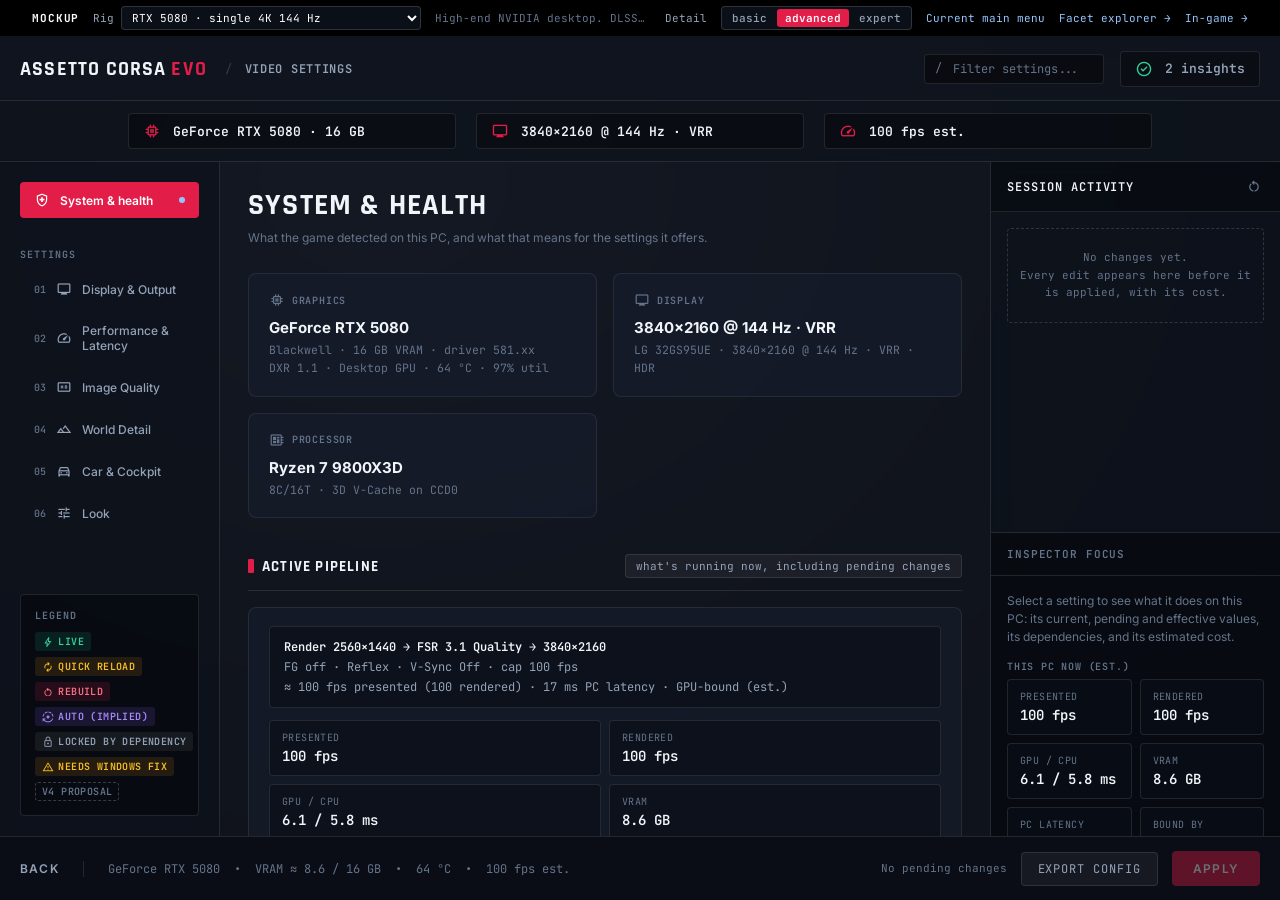
<file: ai-slop/main-menu.html>
<!doctype html>
<html lang="en">
<head>
<meta charset="utf-8">
<meta name="viewport" content="width=device-width, initial-scale=1">
<title>Video Settings — Motorsport</title>
<link rel="icon" href="data:,">
<link rel="preconnect" href="https://fonts.googleapis.com">
<link rel="preconnect" href="https://fonts.gstatic.com" crossorigin>
<link href="https://fonts.googleapis.com/css2?family=Inter:wght@400;500;600;700&family=JetBrains+Mono:wght@400;500;600;700&family=Rajdhani:wght@500;600;700&display=swap" rel="stylesheet">
<link href="https://fonts.googleapis.com/css2?family=Material+Symbols+Outlined:wght,FILL@100..700,0..1&display=swap" rel="stylesheet">
<link rel="stylesheet" href="motorsport.css">
<style>
  body { display: flex; flex-direction: column; height: 100vh; overflow: hidden; position: relative; }
  /* Engine-bay photo under a matte overlay. The gradient underneath keeps the look if the image is unavailable. */
  .backdrop { position: fixed; inset: 0; z-index: 0; pointer-events: none; background: radial-gradient(ellipse at 30% 20%, #1E2638 0%, #0B0F17 60%, #020617 100%); }
  .backdrop img { width: 100%; height: 100%; object-fit: cover; filter: contrast(1.05); }
  .backdrop::after { content: ''; position: absolute; inset: 0; background: var(--overlay); backdrop-filter: blur(1.5px); }
  .devbar, header, .strip, main, footer { position: relative; z-index: 1; }

  /* Mockup controls, outside the game UI. */
  .devbar { background: #000; color: var(--muted); font-family: var(--mono); font-size: 11px; display: flex; align-items: center; gap: 14px; padding: 6px 32px; flex-shrink: 0; white-space: nowrap; overflow-x: auto; border-bottom: 1px solid var(--line); }
  .devbar b { color: #fff; letter-spacing: .08em; }
  .devbar select { font: inherit; background: var(--well); color: #fff; border: 1px solid var(--line-3); border-radius: 4px; padding: 3px 6px; }
  .devbar .seg { padding: 2px; flex-wrap: nowrap; flex-shrink: 0; }
  .devbar .seg button { padding: 2px 8px; font-size: 11px; }
  .devbar .rigdesc { flex: 1 1 0; min-width: 0; overflow: hidden; text-overflow: ellipsis; color: var(--dim); }
  .devbar .links { display: flex; gap: 14px; flex-shrink: 0; }

  header { height: 64px; flex-shrink: 0; display: flex; align-items: center; gap: 16px; padding: 0 32px; border-bottom: 1px solid var(--line-2); background: var(--chrome); backdrop-filter: blur(12px); }
  .logo { font-family: var(--racing); font-weight: 700; font-size: 20px; letter-spacing: .06em; text-transform: uppercase; white-space: nowrap; }
  .logo span { color: var(--red); letter-spacing: .12em; margin-left: 4px; }
  .crumb { font-family: var(--mono); font-size: 12px; font-weight: 600; color: var(--muted); text-transform: uppercase; letter-spacing: .06em; white-space: nowrap; }
  .crumb::before { content: '/'; color: rgba(255,255,255,.2); font-weight: 300; margin-right: 12px; }
  .hright { margin-left: auto; display: flex; align-items: center; gap: 16px; }
  .search { position: relative; width: 224px; }
  .search input { width: 100%; padding: 6px 12px 6px 28px; background: rgba(0,0,0,.4); border: 1px solid var(--line-2); border-radius: 4px; font-family: var(--mono); font-size: 12px; color: var(--text); transition: border-color .15s; }
  .search input::placeholder { color: var(--dim); }
  .search input:focus { outline: none; border-color: var(--red); }
  .search::before { content: '/'; position: absolute; left: 11px; top: 6px; font-family: var(--mono); font-size: 12px; color: var(--dim); }
  .health { padding: 5px 12px; background: rgba(255,255,255,.05); border: 1px solid var(--line-2); border-radius: 4px; font-family: var(--mono); font-size: 12px; color: var(--muted); display: inline-flex; align-items: center; gap: 6px; cursor: pointer; white-space: nowrap; }
  .health.ok .ms { color: var(--green); } .health.warn .ms { color: var(--amber); } .health.critical .ms { color: var(--rose); }

  /* Telemetry strip: the rig summary as three readout blocks. */
  .strip { flex-shrink: 0; padding: 12px 32px; border-bottom: 1px solid var(--line-2); background: var(--strip); backdrop-filter: blur(4px); }
  #rigstrip { display: grid; grid-template-columns: repeat(3, 1fr); gap: 20px; max-width: 1024px; margin: 0 auto; }
  .pill { display: flex; align-items: center; gap: 12px; padding: 8px 14px; background: rgba(0,0,0,.3); border: 1px solid var(--line-2); border-radius: 4px; font-family: var(--mono); font-size: 13px; font-weight: 600; white-space: nowrap; overflow: hidden; text-overflow: ellipsis; }
  .pill .ms { color: var(--red); font-size: 18px; }

  main { flex: 1; display: flex; overflow: hidden; min-height: 0; }
  nav.rail { width: 256px; flex-shrink: 0; border-right: 1px solid var(--line-2); background: var(--rail); backdrop-filter: blur(12px); overflow-y: auto; padding: 20px; display: flex; flex-direction: column; counter-reset: grp; }
  .nav-h { font-family: var(--mono); font-size: 10px; font-weight: 600; color: var(--dim); text-transform: uppercase; letter-spacing: .1em; margin: 24px 0 10px; }
  .nav-i { flex-shrink: 0; display: flex; align-items: center; gap: 10px; width: 100%; text-align: left; border: 0; background: transparent; padding: 10px 14px; margin-bottom: 6px; border-radius: 4px; font-size: 12px; font-weight: 500; color: var(--muted); transition: color .15s, background .15s; }
  .nav-i:hover { color: var(--text); background: rgba(255,255,255,.05); }
  .nav-i.on { background: var(--red); color: #fff; font-weight: 600; }
  /* Numbered groups, as the prototype's "01 / 02 / 03" rail. */
  .nav-i[data-group]:not([data-group="system"])::before { counter-increment: grp; content: counter(grp, decimal-leading-zero); font-family: var(--mono); font-size: 10px; color: var(--dim); }
  .nav-i.on::before { color: rgba(255,255,255,.7) !important; }
  .nav-i .ms { font-size: 16px; }
  .nav-i .cnt { margin-left: auto; font-family: var(--mono); font-size: 10px; padding: 1px 6px; border-radius: 3px; background: var(--red); color: #fff; }
  .nav-i.on .cnt { background: rgba(0,0,0,.3); }
  .nav-i .sev { margin-left: auto; width: 6px; height: 6px; border-radius: 50%; }
  /* Legend: the prototype's status card at the foot of the rail. */
  .disc { margin-top: auto; padding: 14px; background: var(--sunk); border: 1px solid var(--line-2); border-radius: 4px; }
  .disc .nav-h { margin: 0 0 10px; }
  .disc > div { flex-direction: row !important; flex-wrap: wrap; gap: 6px !important; }

  .center { flex: 1; min-width: 0; overflow-y: auto; padding: 32px 48px 40px; }
  .center > * { max-width: 1100px; }
  .group-h h1 { font-family: var(--racing); font-size: 30px; font-weight: 700; text-transform: uppercase; letter-spacing: .04em; margin: 0 0 6px; }
  .ctxnote { font-size: 12px; color: var(--dim); margin-bottom: 28px; display: flex; gap: 6px; flex-wrap: wrap; align-items: center; }
  .sec { margin-bottom: 36px; }
  .sec-h { display: flex; align-items: center; justify-content: space-between; gap: 12px; padding-bottom: 12px; margin-bottom: 16px; border-bottom: 1px solid var(--line-2); }
  .sec-h h2 { margin: 0; font-family: var(--racing); font-size: 15px; font-weight: 700; text-transform: uppercase; letter-spacing: .08em; display: flex; align-items: center; gap: 8px; }
  .sec-h h2::before { content: ''; width: 6px; height: 14px; background: var(--red); border-radius: 1px; }
  .sec-h .why { font-family: var(--mono); font-size: 11px; color: var(--muted); padding: 4px 10px; background: rgba(255,255,255,.05); border: 1px solid var(--line-2); border-radius: 4px; }
  .cards { display: flex; flex-direction: column; gap: 16px; }
  .more { font-size: 12px; color: var(--dim); padding: 6px 2px; }

  aside.right { width: 320px; flex-shrink: 0; border-left: 1px solid var(--line-2); background: var(--rail); backdrop-filter: blur(12px); display: flex; flex-direction: column; min-height: 0; }
  .panel-h { display: flex; align-items: center; justify-content: space-between; gap: 8px; padding: 14px 16px; border-bottom: 1px solid var(--line-2); background: rgba(0,0,0,.3); font-family: var(--mono); font-size: 12px; font-weight: 600; text-transform: uppercase; letter-spacing: .08em; }
  .panel-h > span { display: inline-flex; align-items: center; gap: 8px; white-space: nowrap; }
  .panel-b { padding: 16px; overflow-y: auto; }
  .ledger { flex: 1 1 55%; display: flex; flex-direction: column; min-height: 0; border-bottom: 1px solid var(--line-2); }
  .inspector { flex: 1 1 45%; display: flex; flex-direction: column; min-height: 0; background: rgba(0,0,0,.4); }
  .inspector .panel-h { background: transparent; color: var(--dim); font-size: 11px; }
  #inspTag { font-size: 10px; font-weight: 500; text-transform: none; letter-spacing: 0; color: var(--text); background: rgba(255,255,255,.1); padding: 2px 8px; border-radius: 3px; max-width: 150px; display: block; overflow: hidden; text-overflow: ellipsis; white-space: nowrap; }
  #inspTag:empty { display: none; }

  footer { height: 64px; flex-shrink: 0; border-top: 1px solid var(--line-2); background: var(--bar); backdrop-filter: blur(12px); display: flex; align-items: center; padding: 0 32px; gap: 24px; }
  .textbtn { border: 0; background: none; padding: 0; font-size: 12px; font-weight: 600; text-transform: uppercase; letter-spacing: .1em; color: var(--muted); }
  .textbtn:hover { color: var(--text); }
  .vsep { width: 1px; height: 16px; background: var(--line-2); }
  .fstat { font-family: var(--mono); font-size: 12px; color: var(--dim); display: flex; gap: 14px; white-space: nowrap; overflow: hidden; }
  .apply { margin-left: auto; display: flex; gap: 14px; align-items: center; }
  .apply-sum { font-family: var(--mono); font-size: 11px; color: var(--dim); text-align: right; line-height: 1.5; }
  .apply-sum b { color: var(--text); }
  #applyBtn { padding: 9px 20px; letter-spacing: .1em; }

  /* System & health page */
  .sys-grid { display: grid; grid-template-columns: repeat(auto-fit, minmax(260px, 1fr)); gap: 16px; margin-bottom: 36px; }
  .box { background: var(--card); border: 1px solid var(--line); border-radius: 8px; padding: 18px 20px; }
  .box h3 { margin: 0 0 10px; font-family: var(--mono); font-size: 10px; font-weight: 600; text-transform: uppercase; letter-spacing: .08em; color: var(--dim); display: flex; gap: 6px; align-items: center; }
  .rig-name { font-weight: 700; font-size: 15px; }
  .rig-sub { font-family: var(--mono); font-size: 11.5px; color: var(--dim); margin-top: 4px; line-height: 1.6; }
  .check, .ins { display: grid; grid-template-columns: 22px 1fr auto; gap: 12px; padding: 12px 0; border-top: 1px solid var(--line-2); align-items: start; }
  .check:first-of-type, .ins:first-of-type { border-top: 0; padding-top: 0; }
  .check .ms, .ins > .ms { font-size: 18px; }
  .ok-c { color: var(--green); } .warn-c { color: var(--amber); } .info-c { color: var(--blue); } .crit-c { color: var(--rose); } .dim-c { color: var(--dim); }
  .check .t, .ins .t { font-weight: 600; font-size: 13px; } .check .d, .ins .d { color: var(--dim); font-size: 12px; margin-top: 2px; line-height: 1.45; }
  .check .v { font-family: var(--mono); font-size: 11px; color: var(--text-2); white-space: nowrap; }
  .tech { width: 100%; border-collapse: collapse; font-size: 12px; }
  .tech th { text-align: left; font-family: var(--mono); font-size: 10px; font-weight: 600; text-transform: uppercase; letter-spacing: .08em; color: var(--dim); padding: 0 8px 10px; border-bottom: 1px solid var(--line-2); }
  .tech td { padding: 10px 8px; border-bottom: 1px solid var(--line-2); vertical-align: top; }
  .tech tr:last-child td { border-bottom: 0; }
  .tech td:first-child { font-weight: 600; white-space: nowrap; }
  .tstat { display: inline-flex; flex-direction: column; gap: 2px; margin: 0 8px 8px 0; padding: 8px 12px; border-radius: 4px; border: 1px solid var(--line-3); background: rgba(0,0,0,.2); min-width: 130px; }
  .tstat .n { font-weight: 600; font-size: 12px; }
  .tstat .s { font-family: var(--mono); font-size: 10px; }
  .tstat.active { border-color: var(--red); background: var(--red-soft); }
  .tstat.none { opacity: .5; border-style: dashed; }
  details.unav summary { cursor: pointer; font-family: var(--mono); font-size: 12px; color: var(--dim); }
  details.unav li { font-size: 12px; margin: 4px 0; } details.unav li span { color: var(--dim); }

  @media (max-width: 1360px) { aside.right { width: 290px; } nav.rail { width: 220px; } .center { padding: 24px 28px 32px; } header, .strip, footer { padding-left: 20px; padding-right: 20px; } .search { width: 180px; } }
  @media (min-width: 2400px) and (min-height: 1300px) { body { zoom: 1.2; height: calc(100vh / 1.2); } }
  @media (min-width: 3400px) and (min-height: 1900px) { body { zoom: 1.5; height: calc(100vh / 1.5); } }
</style>
</head>
<body>
<div class="backdrop" aria-hidden="true"><img alt="" src="https://lh3.googleusercontent.com/aida-public/[base64]" onerror="this.remove()"></div>
<div class="devbar">
  <b>MOCKUP</b>
  <label>Rig <select id="rig"></select></label>
  <span class="rigdesc" id="rigdesc"></span>
  <span>Detail</span><div class="seg" id="disc"></div>
  <span class="links"><a href="../mockups/main-menu.html" id="toWinui">Current main menu</a><a href="../mockups/explorer.html" id="toExplorer">Facet explorer →</a><a href="../mockups/in-game.html" id="toGame">In-game →</a></span>
</div>
<header>
  <div class="logo">Assetto Corsa<span>EVO</span></div>
  <div class="crumb">Video Settings</div>
  <div class="hright">
    <div class="search"><input id="search" placeholder="Filter settings..." autocomplete="off"></div>
    <div class="health" id="health"></div>
  </div>
</header>
<section class="strip"><div id="rigstrip"></div></section>
<main>
  <nav class="rail" id="nav"></nav>
  <section class="center" id="center"></section>
  <aside class="right">
    <div class="ledger"><div class="panel-h"><span>Session activity <span id="ledCount"></span></span><button class="icon-btn" id="revertAll" title="Revert all"><span class="ms">restart_alt</span></button></div><div class="panel-b" id="ledger"></div></div>
    <div class="inspector"><div class="panel-h"><span>Inspector focus</span><span id="inspTag"></span></div><div class="panel-b" id="inspector"></div></div>
  </aside>
</main>
<footer>
  <button class="textbtn" id="back">Back</button>
  <div class="vsep"></div>
  <div class="fstat" id="fstat"></div>
  <div class="apply"><div class="apply-sum" id="applySum"></div><button class="btn" id="export">Export config</button><button class="btn btn-primary" id="applyBtn">Apply</button></div>
</footer>
<div id="layer"></div>

<script type="module" src="../mockups/main-menu.js"></script>
<script>
  // Archived style (not linked from the site). Keep the main-menu link on the same rig and detail level.
  document.getElementById('toWinui').addEventListener('click', e => { e.currentTarget.href = '../mockups/main-menu.html' + location.search; });
</script>
</body>
</html>
</file>
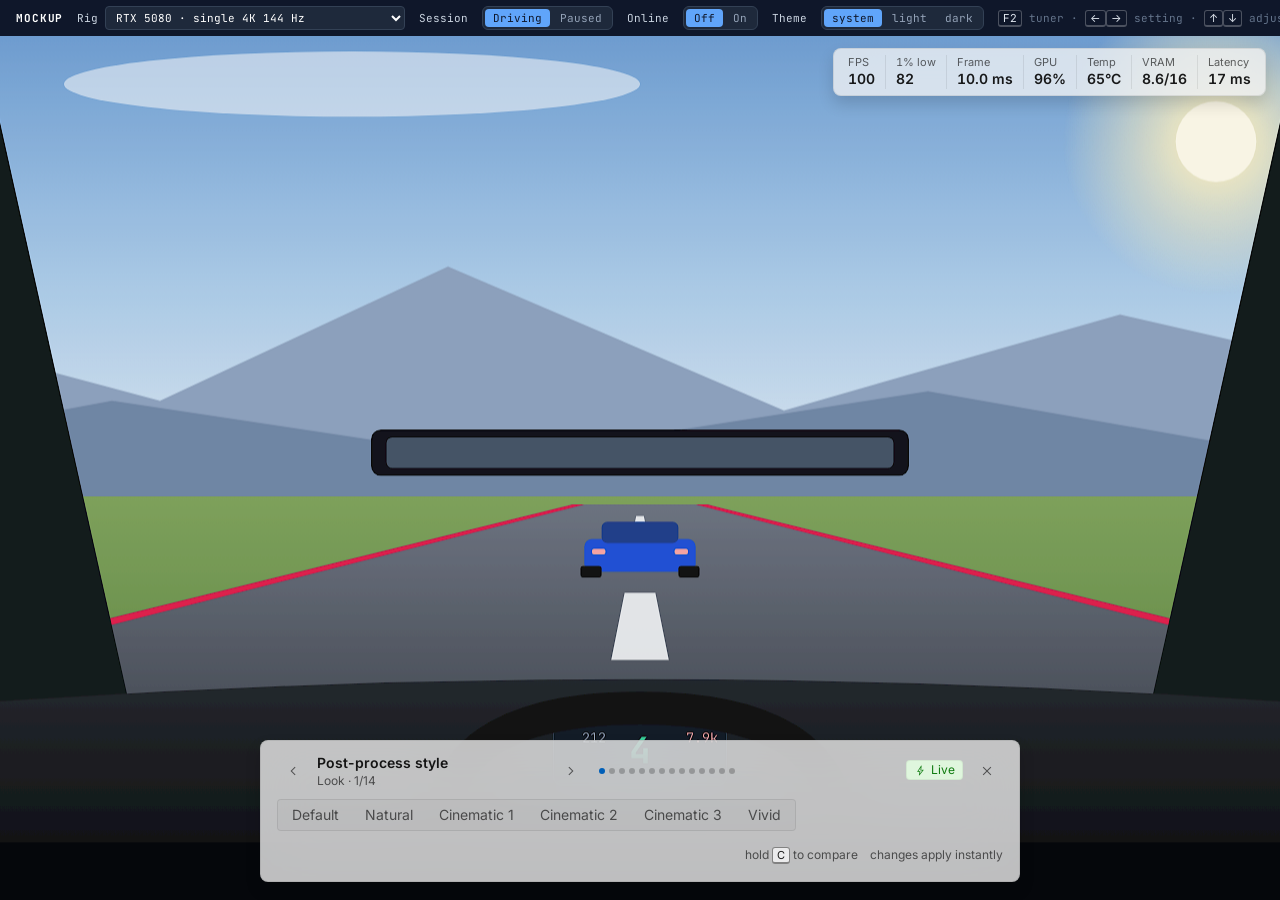
<file: mockups/in-game.html>
<!doctype html>
<html lang="en">
<head>
<meta charset="utf-8">
<meta name="viewport" content="width=device-width, initial-scale=1">
<title>Video Settings — In Game</title>
<link rel="icon" href="data:,">
<link rel="preconnect" href="https://fonts.googleapis.com">
<link rel="preconnect" href="https://fonts.gstatic.com" crossorigin>
<link href="https://fonts.googleapis.com/css2?family=Inter:wght@400;600&family=JetBrains+Mono:wght@400;600&display=swap" rel="stylesheet">
<link href="https://fonts.googleapis.com/css2?family=Material+Symbols+Outlined:wght,FILL@100..700,0..1&display=swap" rel="stylesheet">
<link rel="stylesheet" href="fluent.css">
<script src="winui-shell.js"></script>
<style>
  body { background: #05070B; overflow: hidden; display: flex; flex-direction: column; height: 100vh; }
  /* In-game overlays use acrylic: a translucent, blurred surface over the running game (as Xbox Game Bar does). */
  :root { --acrylic: rgba(243,243,243,.78); }
  @media (prefers-color-scheme: dark) { :root:not([data-theme="light"]) { --acrylic: rgba(32,32,32,.78); } }
  :root[data-theme="dark"] { --acrylic: rgba(32,32,32,.78); }

  /* Mockup controls: deliberately not Fluent, so they read as outside the game. */
  .devbar { background: #0F172A; color: #CBD5E1; font-family: 'JetBrains Mono', monospace; font-size: 11px; line-height: 16px; display: flex; align-items: center; gap: 14px; padding: 6px 16px; flex-shrink: 0; z-index: 30; white-space: nowrap; overflow-x: auto; }
  .devbar b { color: #fff; letter-spacing: .08em; }
  .devbar select { font: inherit; background: #1E293B; color: #fff; border: 1px solid #334155; border-radius: 4px; padding: 3px 6px; }
  .devbar .seg { flex-wrap: nowrap; flex-shrink: 0; background: #1E293B; border: 1px solid #334155; border-radius: 6px; padding: 2px; gap: 2px; }
  .devbar .seg button { color: #94A3B8; padding: 1px 8px; font-size: 11px; line-height: 16px; border-radius: 4px; box-shadow: none; }
  .devbar .seg button:hover { background: #334155; color: #fff; }
  .devbar .seg button.on { background: #60A5FA; color: #0F172A; }
  .devbar .seg button.on::after { display: none; }
  .devbar a { color: #93C5FD; margin-left: auto; }
  .devbar .keys { color: #64748B; }
  .devbar kbd { color: #E2E8F0; border-color: rgba(255,255,255,.25); background: transparent; }

  .stage { flex: 1; position: relative; overflow: hidden; display: flex; align-items: center; justify-content: center; perspective: 1400px; }
  .panels { display: flex; align-items: center; height: 100%; width: 100%; justify-content: center; transform-style: preserve-3d; }
  .panel { position: relative; height: 100%; overflow: hidden; flex-shrink: 0; transition: transform .15s; }
  .panel svg { width: 100%; height: 100%; display: block; }
  .veil { position: absolute; inset: 0; pointer-events: none; mix-blend-mode: screen; }
  .compare-tag { position: absolute; top: 16px; left: 50%; transform: translateX(-50%); font-size: 12px; font-weight: 600; color: var(--on-accent); background: var(--accent); padding: 4px 12px; border-radius: var(--r-ctl); display: none; z-index: 12; box-shadow: var(--shadow-flyout); }
  .compare .compare-tag { display: block; }
  .overlay-surface { background: var(--acrylic); backdrop-filter: blur(30px) saturate(1.25); -webkit-backdrop-filter: blur(30px) saturate(1.25); border: 1px solid var(--stroke); border-radius: var(--r-card); box-shadow: var(--shadow-flyout); color: var(--text); }

  /* --- perf strip (top-right) --- */
  .perf { position: absolute; top: 12px; right: 14px; z-index: 10; display: flex; padding: 6px 4px; font-variant-numeric: tabular-nums; }
  .perf div { padding: 0 10px; border-left: 1px solid var(--stroke); display: flex; flex-direction: column; align-items: flex-start; }
  .perf div:first-child { border-left: 0; }
  .perf span { font-size: 11px; line-height: 14px; color: var(--text-2); }
  .perf b { font-weight: 600; font-size: 14px; line-height: 20px; }
  .perf .hot { color: var(--critical); }

  /* --- live HUD tuner: a docked acrylic flyout, one setting in focus --- */
  .hud { position: absolute; left: 50%; bottom: 18px; transform: translateX(-50%); z-index: 11; font-size: 14px; }
  .hud-pill { display: flex; gap: 8px; align-items: center; padding: 6px 14px; border-radius: 99px; font-size: 12px; color: var(--text); cursor: pointer; }
  .hud-pill:hover { border-color: var(--accent); }
  .tuner { width: min(760px, 92vw); padding: 12px 16px; display: flex; flex-direction: column; gap: 10px; }
  .tuner-top { display: flex; align-items: center; gap: 8px; }
  .tuner-top .nav { border: 0; background: transparent; color: var(--text-2); border-radius: var(--r-ctl); width: 32px; height: 32px; display: flex; align-items: center; justify-content: center; flex-shrink: 0; }
  .tuner-top .nav:hover { background: var(--fill-subtle); color: var(--text); }
  .tuner-top .nav .ms { font-size: 18px; }
  /* Every row has a fixed height and never wraps, so the tuner keeps its size as you move between settings. */
  .tuner-name { width: 230px; flex-shrink: 0; min-width: 0; }
  .tuner-label { font-weight: 600; font-size: 14px; line-height: 20px; white-space: nowrap; overflow: hidden; text-overflow: ellipsis; }
  .tuner-idx { font-size: 12px; line-height: 16px; color: var(--text-2); white-space: nowrap; overflow: hidden; text-overflow: ellipsis; }
  .tuner-dots { display: flex; gap: 4px; margin-left: 4px; }
  .tuner-dots i { width: 6px; height: 6px; border-radius: 50%; background: var(--fill-strong); opacity: .5; }
  .tuner-dots i.on { background: var(--accent); opacity: 1; }
  .tuner-dots i.mod { background: var(--implied); opacity: 1; }
  .tuner-dots i.on.mod { background: var(--accent); box-shadow: 0 0 0 2px var(--implied); }
  .tuner-ctl { display: flex; align-items: center; gap: 12px; height: 32px; }
  .tuner-ctl input[type=range] { -webkit-appearance: none; appearance: none; flex: 1; height: 4px; background: var(--fill-track); border-radius: 2px; outline: none; }
  .tuner-ctl input[type=range]::-webkit-slider-thumb { -webkit-appearance: none; width: 20px; height: 20px; border-radius: 50%; border: 1px solid var(--stroke); background: radial-gradient(circle, var(--accent) 0 5.5px, var(--card) 6px); box-shadow: 0 1px 2px rgba(0,0,0,.2); cursor: pointer; }
  .tuner-ctl input[type=range]::-webkit-slider-thumb:hover { background: radial-gradient(circle, var(--accent) 0 6.5px, var(--card) 7px); }
  .tuner-ctl input[type=range]::-moz-range-thumb { width: 18px; height: 18px; border-radius: 50%; border: 1px solid var(--stroke); background: radial-gradient(circle, var(--accent) 0 5px, var(--card) 5.5px); }
  .tuner-ctl output { font-family: var(--mono); font-size: 12px; min-width: 96px; text-align: center; padding: 5px 8px; border: 1px solid var(--stroke); border-radius: var(--r-ctl); background: var(--fill-ctl); }
  /* Options as a Segmented control; long lists scroll sideways instead of wrapping. */
  .tseg { display: flex; gap: 2px; padding: 2px; flex-wrap: nowrap; overflow-x: auto; scrollbar-width: none; min-width: 0; background: var(--fill-subtle-2); border: 1px solid var(--stroke); border-radius: var(--r-ctl); }
  .tseg::-webkit-scrollbar { display: none; }
  .tseg button { flex-shrink: 0; white-space: nowrap; position: relative; border: 0; background: transparent; color: var(--text-2); font-size: 14px; padding: 3px 12px; border-radius: 3px; }
  .tseg button:hover { background: var(--fill-subtle); color: var(--text); }
  .tseg button.on { background: var(--card); color: var(--text); box-shadow: 0 0 0 1px var(--stroke); }
  .tseg button.on::after { content: ''; position: absolute; left: 50%; bottom: 2px; width: 16px; margin-left: -8px; height: 3px; border-radius: 2px; background: var(--accent); }
  .tuner-foot { display: flex; align-items: center; gap: 12px; height: 28px; font-size: 12px; color: var(--text-2); white-space: nowrap; }
  .tuner-foot .ro { color: var(--text); flex: 1 1 0; min-width: 0; overflow: hidden; text-overflow: ellipsis; }
  .tuner-foot .sp { margin-left: auto; display: flex; gap: 8px; align-items: center; flex-shrink: 0; }
  .tuner-foot .btn { min-height: 28px; padding: 3px 12px; font-size: 12px; }
  .unsaved { color: var(--implied); font-weight: 600; }
  kbd { font-family: var(--font); font-size: 11px; line-height: 14px; border: 1px solid var(--stroke-strong); border-bottom-width: 2px; border-radius: 3px; padding: 0 4px; color: var(--text); background: var(--fill-ctl); }

  /* --- pause menu: a WinUI window over the paused game (NavigationView · settings · changes) --- */
  .pause { position: absolute; inset: 0; z-index: 20; background: var(--smoke); backdrop-filter: blur(3px); display: flex; align-items: center; justify-content: center; }
  .pmenu { width: min(1180px, 96vw); height: min(760px, 90%); background: var(--mica); border: 1px solid var(--stroke); border-radius: var(--r-card); display: grid; grid-template-columns: 240px 1fr 300px; overflow: hidden; box-shadow: var(--shadow-dialog); }
  .ptabs { padding: 16px 8px 12px; display: flex; flex-direction: column; gap: 2px; min-height: 0; }
  .ptabs h2 { font-family: var(--font-display); font-size: 20px; line-height: 28px; font-weight: 600; margin: 0 12px 12px; }
  .ptab { position: relative; flex-shrink: 0; text-align: left; border: 0; background: transparent; height: 36px; padding: 0 12px; border-radius: var(--r-ctl); font-size: 14px; color: var(--text); display: flex; gap: 16px; align-items: center; }
  .ptab:hover, .ptab.on { background: var(--fill-subtle); }
  .ptab.on::before { content: ''; position: absolute; left: 0; top: 50%; height: 16px; margin-top: -8px; width: 3px; border-radius: 2px; background: var(--accent); }
  .ptab .ms { font-size: 18px; }
  .ptabs .resume { margin: auto 4px 0; }
  .pbody { overflow-y: auto; padding: 24px 28px; background: var(--layer); border-left: 1px solid var(--stroke-card); }
  .pbody h3 { font-family: var(--font-display); font-size: 28px; line-height: 36px; font-weight: 600; margin: 0 0 4px; }
  .pctx { font-size: 12px; line-height: 16px; color: var(--text-2); margin-bottom: 20px; }
  .cards { display: flex; flex-direction: column; gap: 4px; }
  .pbody .slider input[type=range] { width: 160px; }
  /* Settings locked for the session: a SettingsExpander-style card listing them. */
  details.locked { margin-top: 16px; background: var(--card); border: 1px solid var(--stroke-card); border-radius: var(--r-card); overflow: hidden; }
  details.locked summary { cursor: pointer; padding: 14px 16px; font-size: 14px; display: flex; gap: 12px; align-items: center; list-style: none; }
  details.locked summary::-webkit-details-marker { display: none; }
  details.locked summary::after { content: 'expand_more'; font-family: 'Material Symbols Outlined'; font-size: 18px; margin-left: auto; color: var(--text-2); transition: transform .15s; }
  details.locked[open] summary::after { transform: rotate(180deg); }
  details.locked summary .ms { color: var(--text-2); font-size: 20px; }
  details.locked .row { display: flex; justify-content: space-between; gap: 12px; font-size: 14px; padding: 10px 16px 10px 48px; border-top: 1px solid var(--stroke-card); background: var(--card-2); }
  details.locked .row span:last-child { color: var(--text-2); }
  .pside { background: var(--layer); border-left: 1px solid var(--stroke-card); display: flex; flex-direction: column; min-height: 0; }
  .pside .h { padding: 16px 16px 8px; font-size: 14px; font-weight: 600; }
  .pside .b { flex: 1; overflow-y: auto; padding: 4px 16px 16px; }
  .pside .f { padding: 12px 16px; border-top: 1px solid var(--stroke-card); display: flex; flex-direction: column; gap: 10px; }
</style>
</head>
<body>
<div class="devbar">
  <b>MOCKUP</b>
  <label>Rig <select id="rig"></select></label>
  <span>Session</span><div class="seg" id="mode"></div>
  <span>Online</span><div class="seg" id="online"></div>
  <span>Theme</span><div class="seg" id="theme"></div>
  <span class="keys"><kbd>F2</kbd> tuner · <kbd>←</kbd><kbd>→</kbd> setting · <kbd>↑</kbd><kbd>↓</kbd> adjust · hold <kbd>C</kbd> compare · <kbd>Esc</kbd> pause</span>
  <a href="main-menu.html" id="toMenu">← Main menu</a>
</div>
<div class="stage" id="stage">
  <div class="panels" id="panels"></div>
  <div class="compare-tag">BEFORE · release C</div>
  <div class="perf overlay-surface" id="perf"></div>
  <div class="hud" id="hud"></div>
  <div id="pause"></div>
</div>

<!-- World definition: one wide 4800×900 scene; panels show slices of it -->
<svg width="0" height="0" style="position:absolute">
  <defs>
    <linearGradient id="sky" x1="0" y1="0" x2="0" y2="1"><stop offset="0" stop-color="#5E93CF"/><stop offset=".55" stop-color="#A9CBEA"/><stop offset="1" stop-color="#E6EFF7"/></linearGradient>
    <linearGradient id="grass" x1="0" y1="0" x2="0" y2="1"><stop offset="0" stop-color="#7EA35A"/><stop offset="1" stop-color="#4F7A36"/></linearGradient>
    <linearGradient id="road" x1="0" y1="0" x2="0" y2="1"><stop offset="0" stop-color="#6B7280"/><stop offset="1" stop-color="#2F343B"/></linearGradient>
    <linearGradient id="dash" x1="0" y1="0" x2="0" y2="1"><stop offset="0" stop-color="#1F2329"/><stop offset="1" stop-color="#0B0D10"/></linearGradient>
    <radialGradient id="sunglow"><stop offset="0" stop-color="#FFF8DC" stop-opacity="1"/><stop offset=".25" stop-color="#FFF2C2" stop-opacity=".85"/><stop offset="1" stop-color="#FFF2C2" stop-opacity="0"/></radialGradient>
    <filter id="f-far" x="-5%" y="-5%" width="110%" height="110%"><feGaussianBlur id="f-far-b" stdDeviation="0"/></filter>
    <filter id="f-mb" x="-5%" y="-5%" width="110%" height="110%"><feGaussianBlur id="f-mb-b" stdDeviation="0 0"/></filter>
    <filter id="f-sharp"><feConvolveMatrix id="f-sharp-k" order="3" kernelMatrix="0 0 0 0 1 0 0 0 0" preserveAlpha="true"/></filter>
    <g id="world">
      <g filter="url(#f-sharp)">
        <rect width="4800" height="560" fill="url(#sky)"/>
        <g filter="url(#f-far)">
          <ellipse cx="900" cy="150" rx="260" ry="38" fill="#fff" opacity=".7"/><ellipse cx="1100" cy="130" rx="180" ry="30" fill="#fff" opacity=".6"/>
          <ellipse cx="2100" cy="110" rx="300" ry="34" fill="#fff" opacity=".55"/><ellipse cx="3900" cy="160" rx="240" ry="36" fill="#fff" opacity=".65"/>
          <circle cx="3000" cy="170" r="160" fill="url(#sunglow)"/><circle cx="3000" cy="170" r="42" fill="#FFFBEA"/>
          <polygon points="0,520 300,380 600,450 900,330 1250,460 1600,360 1900,440 2200,300 2550,450 2900,350 3250,430 3600,320 3950,450 4300,370 4800,470 4800,560 0,560" fill="#8DA2BF"/>
          <polygon points="0,540 400,450 750,500 1150,420 1500,505 1850,440 2250,500 2700,430 3100,500 3500,440 3900,510 4300,450 4800,520 4800,560 0,560" fill="#6E86A6"/>
        </g>
        <rect y="540" width="4800" height="360" fill="url(#grass)"/>
        <g filter="url(#f-mb)">
          <g fill="#2F5A2A">
            <path d="M0 560 Q60 470 120 545 Q170 455 240 548 Q300 480 360 552 Q420 470 500 550 Q560 480 640 556 Q700 470 780 552 Q840 490 920 556 Q980 470 1060 552 Q1130 480 1200 556 Q1260 470 1340 552 Q1400 490 1480 558 Q1560 480 1640 556 Q1700 500 1780 558 L1780 572 L0 572 Z"/>
            <path d="M3020 558 Q3100 500 3160 556 Q3220 470 3300 552 Q3360 490 3440 556 Q3500 470 3580 552 Q3650 480 3720 556 Q3780 470 3860 552 Q3920 490 4000 556 Q4060 470 4140 552 Q4210 480 4280 556 Q4340 470 4420 552 Q4480 490 4560 556 Q4620 470 4700 552 Q4760 500 4800 556 L4800 572 L3020 572 Z"/>
          </g>
          <g fill="#3E6B34" opacity=".9">
            <rect x="200" y="640" width="1100" height="16" rx="8"/><rect x="3500" y="660" width="1100" height="18" rx="9"/>
            <rect x="80" y="760" width="1500" height="24" rx="12"/><rect x="3300" y="780" width="1500" height="26" rx="13"/>
          </g>
        </g>
        <polygon points="2330,548 2470,548 3900,900 900,900" fill="url(#road)"/>
        <g fill="#F8FAFC" opacity=".9"><polygon points="2396,560 2404,560 2412,600 2388,600"/><polygon points="2384,640 2416,640 2430,710 2370,710"/><polygon points="2360,790 2440,790 2465,900 2335,900"/></g>
        <g><polygon points="2330,548 2342,548 960,900 900,900" fill="#E11D48"/><polygon points="2458,548 2470,548 3900,900 3840,900" fill="#E11D48"/></g>
        <g transform="translate(2400 610)"><rect x="-58" y="-26" width="116" height="34" rx="8" fill="#1D4ED8"/><rect x="-40" y="-44" width="80" height="22" rx="6" fill="#1E3A8A"/><rect x="-62" y="2" width="22" height="12" rx="3" fill="#111"/><rect x="40" y="2" width="22" height="12" rx="3" fill="#111"/><rect x="-50" y="-16" width="14" height="6" rx="2" fill="#FCA5A5"/><rect x="36" y="-16" width="14" height="6" rx="2" fill="#FCA5A5"/></g>
        <!-- cockpit -->
        <path d="M1560 0 L1700 0 L1900 900 L1680 900 Z" fill="#111418"/>
        <path d="M3240 0 L3100 0 L2900 900 L3120 900 Z" fill="#111418"/>
        <path d="M1500 900 L1640 760 Q2400 700 3160 760 L3300 900 Z" fill="url(#dash)"/>
        <rect x="2310" y="770" width="180" height="70" rx="8" fill="#0B1220" stroke="#334155"/>
        <text x="2400" y="818" text-anchor="middle" font-family="JetBrains Mono, monospace" font-size="38" font-weight="700" fill="#34D399">4</text>
        <text x="2340" y="796" font-family="JetBrains Mono, monospace" font-size="14" fill="#94A3B8">212</text>
        <text x="2448" y="796" font-family="JetBrains Mono, monospace" font-size="14" fill="#FCA5A5">7.9k</text>
        <path d="M2190 900 Q2190 760 2400 760 Q2610 760 2610 900" fill="none" stroke="#0A0B0D" stroke-width="34"/>
        <rect x="2120" y="470" width="560" height="48" rx="10" fill="#0E1116"/>
        <rect x="2136" y="478" width="528" height="32" rx="6" fill="#6E86A6" opacity=".55"/>
      </g>
    </g>
  </defs>
</svg>

<script type="module">
import { evaluate, fromV2, readouts } from './engine.js';
import { loadAll } from './data.js';
import { renderCard, renderLedger, tierBadge, esc, enc, dec, fmt } from './ui.js';

const { bundle, v2, rigs, rigIds } = await loadAll();
const params = new URLSearchParams(location.search);
const S = { rigId: rigIds.includes(params.get('rig')) ? params.get('rig') : rigIds[0], mode: params.get('mode') ?? 'live', online: false, pending: [], hudOpen: params.get('hud') !== '0', hudIndex: 0, compare: false, tab: null };
let facts, base, vm, liveFields = [];
const $ = id => document.getElementById(id);

function loadRig(id) {
  S.rigId = id; facts = rigs[id];
  base = evaluate({ bundle, facts, base: fromV2(v2, facts, bundle) }).cfg;
  S.pending = []; S.hudIndex = 0;
}
const context = () => ({ session: S.mode === 'live' ? 'session.live' : 'session.paused', online: S.online });
function compute() { vm = evaluate({ bundle, facts, base, pending: S.pending, context: context(), disclosure: 'advanced' }); }
function setValue(path, value, rerender = true) {
  S.pending = S.pending.filter(p => p.path !== path);
  if (value !== base[path]) S.pending.push({ path, value });
  if (rerender) render(); else { compute(); renderScene(); renderPerf(); }
}

// ---------- scene: renders the effective config (or the applied one while comparing) ----------
const POST = { Default: '', Natural: 'saturate(.9)', 'Cinematic 1': 'contrast(1.08) saturate(.85) sepia(.08)', 'Cinematic 2': 'contrast(1.12) saturate(.8) hue-rotate(-6deg)', 'Cinematic 3': 'contrast(1.15) saturate(.75) sepia(.15)', Vivid: 'saturate(1.35) contrast(1.05)' };
const LVL = v => ({ Off: 0, Low: 1, Medium: 2, High: 3, Ultra: 4 })[String(v).split('_').pop()] ?? 0;

function renderScene() {
  const cfg = S.compare ? base : vm.cfg;
  const scope = vm.der.scope;
  const ev = cfg['graphics.exposureBias'] ?? 0, fus = cfg['graphics.exposureFusion'] ?? 0;
  let filter = `brightness(${Math.pow(2, ev).toFixed(3)}) contrast(${(1 - 0.18 * fus).toFixed(3)}) ${POST[cfg['graphics.post_processing_preset']] ?? ''}`;
  const aa = cfg['graphics.antialising.filmicAntialiasing.setting'];
  const soft = (aa === 'Type_Soft' ? 0.45 : aa === 'Type_Sharp' ? 0.15 : 0) + (cfg['graphics.antialising.fxaa.enable'] ? 0.35 : 0);
  if (soft) filter += ` blur(${soft}px)`;
  if (scope === 'hmd') filter += ` brightness(${{ Sunglass_Off: 1, Sunglass_Light: 0.8, Sunglass_Dark: 0.6 }[cfg['vr.sunglasses']] ?? 1})`;
  const k = (cfg['graphics.sharpening.strength'] ?? 0) * 0.9;
  document.getElementById('f-sharp-k').setAttribute('kernelMatrix', `0 ${-k} 0 ${-k} ${1 + 4 * k} ${-k} 0 ${-k} 0`);
  document.getElementById('f-far-b').setAttribute('stdDeviation', [0, 0.6, 1.2, 2, 3][LVL(cfg['graphics.depthOfField'])] ?? 0);
  const mbq = LVL(cfg['graphics.motionBlur.quality']);
  const mb = mbq ? (cfg['graphics.motionBlur.strength'] ?? 1) * (1 - 0.5 * (cfg['graphics.motionBlur.centralClarity'] ?? 0)) * 6 : 0;
  document.getElementById('f-mb-b').setAttribute('stdDeviation', `${mb.toFixed(2)} 0`);
  const veil = { Veil_Off: 0, Veil_Soft: 0.35, Veil_Hard: 0.65 }[cfg['graphics.veil']] ?? 0;

  const stage = $('stage').getBoundingClientRect();
  const panels = [];
  if (scope === 'triple') {
    const tw = cfg['display.triple_screen.width'], td = cfg['display.triple_screen.distance'];
    const fov = (2 * Math.atan(tw / 2 / td) * 180) / Math.PI;
    const ang = cfg['display.triple_screen.screen_angle'];
    const bez = cfg['display.triple_screen.bezel'] ?? 20;
    const gap = Math.round(bez * 0.5);
    const w = Math.floor((stage.width - 2 * gap) / 3.15), h = Math.round(w * 9 / 16);
    const sliceW = 1600 * (fov / 44.2);
    for (const i of [-1, 0, 1]) {
      const cx = 2400 + i * sliceW;
      panels.push({ w, h, vb: `${cx - sliceW / 2} ${450 - sliceW * 9 / 32} ${sliceW} ${sliceW * 9 / 16}`, tf: i ? `rotateY(${-i * ang * 0.42}deg)` : '', ml: i === 1 ? gap : 0, mr: i === -1 ? gap : 0 });
    }
  } else {
    const ws = scope === 'hmd' ? cfg['vr.world_scale'] ?? 1 : 1;
    const sliceW = 1600 / ws;
    panels.push({ w: stage.width, h: stage.height, vb: `${2400 - sliceW / 2} ${480 - (sliceW * 9 / 16) / 2 + (scope === 'hmd' ? 0 : 30)} ${sliceW} ${sliceW * 9 / 16}`, tf: '' });
  }
  $('panels').innerHTML = panels.map(p => `<div class="panel" style="width:${p.w}px;height:${p.h}px;transform:${p.tf};margin-left:${p.ml ?? 0}px;margin-right:${p.mr ?? 0}px;filter:${filter}">
      <svg viewBox="${p.vb}" preserveAspectRatio="xMidYMid slice"><use href="#world"/></svg>
      <div class="veil" style="opacity:${veil};background:radial-gradient(circle at ${scope === 'triple' ? 50 : 72}% 18%, rgba(255,246,214,.95), rgba(255,240,200,.25) 28%, transparent 60%)"></div></div>`).join('');
  $('stage').classList.toggle('compare', S.compare);
}

// ---------- perf strip (simulated telemetry around the estimate) ----------
function renderPerf() {
  const e = vm.est, j = n => n * (1 + (Math.random() - 0.5) * 0.04);
  const fps = Math.round(j(e.presentedFps)), low = Math.round(e.presentedFps * 0.82), ft = (1000 / fps).toFixed(1);
  const temp = facts.telemetry.gpuTempC + Math.round(Math.random() * 2);
  $('perf').innerHTML = `<div><span>FPS</span><b>${fps}</b></div><div><span>1% low</span><b>${low}</b></div><div><span>Frame</span><b>${ft} ms</b></div>
    <div><span>GPU</span><b>${Math.min(99, Math.round(j(facts.telemetry.gpuUtil)))}%</b></div><div><span>Temp</span><b class="${temp >= 83 ? 'hot' : ''}">${temp}°C</b></div>
    <div><span>VRAM</span><b class="${e.vramRatio > 0.92 ? 'hot' : ''}">${e.vramGB}/${facts.gpu.vramGB}</b></div><div><span>Latency</span><b>${Math.round(j(e.pcLatencyMs))} ms</b></div>`;
}

// ---------- live HUD tuner (R8: only T3 live-visual / live-geometry, plus explicit opt-ins) ----------
const HUD_ORDER = ['look', 'display', 'image', 'performance', 'world', 'car'];
function computeLiveFields() {
  liveFields = Object.values(vm.fields).filter(f => f.visible && f.state === 'editable' && !f.disclosureHidden)
    .sort((a, b) => HUD_ORDER.indexOf(a.group) - HUD_ORDER.indexOf(b.group));
  S.hudIndex = Math.min(S.hudIndex, Math.max(0, liveFields.length - 1));
}
function renderHud() {
  if (S.mode !== 'live') { $('hud').innerHTML = ''; return; }
  if (!S.hudOpen) { $('hud').innerHTML = `<div class="hud-pill overlay-surface" data-hud="open"><span class="ms">tune</span>Tune view · <kbd>F2</kbd>${vm.ledger.changeCount ? ` · <span class="unsaved">${vm.ledger.changeCount} unsaved</span>` : ''}</div>`; return; }
  const f = liveFields[S.hudIndex];
  if (!f) { $('hud').innerHTML = '<div class="tuner overlay-surface">No settings can be tuned live here.</div>'; return; }
  let ctl;
  if (f.control === 'slider') {
    const r = f.range;
    ctl = `<input type="range" data-live="${f.path}" min="${r.min}" max="${r.max}" step="${r.step ?? 'any'}" value="${f.value}"><output>${esc(fmt(f.path, f.value, { bundle, vm }))}</output>`;
  } else if (f.control === 'toggle') {
    ctl = `<div class="tseg"><button class="${!f.value ? 'on' : ''}" data-lset="${f.path}" data-value="${enc(false)}">Off</button><button class="${f.value ? 'on' : ''}" data-lset="${f.path}" data-value="${enc(true)}">On</button></div>`;
  } else {
    ctl = `<div class="tseg">${(f.options ?? []).filter(o => o.status === 'ok').map(o => `<button class="${o.value === f.value ? 'on' : ''}" data-lset="${f.path}" data-value="${enc(o.value)}">${esc(o.label)}</button>`).join('')}</div>`;
  }
  const changed = new Set(S.pending.map(p => p.path));
  const ro = f.readouts?.[0]?.text ?? '';
  $('hud').innerHTML = `<div class="tuner overlay-surface">
    <div class="tuner-top">
      <button class="nav" data-hud="prev"><span class="ms">chevron_left</span></button>
      <div class="tuner-name" title="${esc(f.label)}"><div class="tuner-label">${esc(f.label)}</div><div class="tuner-idx">${esc(bundle.ui.groups.find(g => g.id === f.group)?.label)} · ${S.hudIndex + 1}/${liveFields.length}</div></div>
      <button class="nav" data-hud="next"><span class="ms">chevron_right</span></button>
      <div class="tuner-dots">${liveFields.map((x, i) => `<i class="${i === S.hudIndex ? 'on' : ''} ${changed.has(x.path) ? 'mod' : ''}"></i>`).join('')}</div>
      <span style="margin-left:auto">${tierBadge(3)}</span>
      <button class="nav" data-hud="close" title="Hide (F2)"><span class="ms">close</span></button>
    </div>
    <div class="tuner-ctl">${ctl}</div>
    <div class="tuner-foot"><span class="ro" title="${esc(ro)}">${esc(ro)}</span><span>hold <kbd>C</kbd> to compare</span>
      <span class="sp">${vm.ledger.changeCount ? `<span class="unsaved">${vm.ledger.changeCount} unsaved</span><button class="btn" data-hud="revert">Revert</button><button class="btn btn-primary" data-hud="keep">Keep</button>` : '<span>changes apply instantly</span>'}</span></div>
  </div>`;
}

// ---------- pause menu (R8: T2/T3 editable, T1 read-only summary) ----------
function renderPause() {
  if (S.mode !== 'paused') { $('pause').innerHTML = ''; return; }
  const ctx = { bundle, vm, focus: null, disclosure: 'advanced', icon: window.cardIcon };
  const groups = bundle.ui.groups.filter(g => Object.values(vm.fields).some(f => f.group === g.id && f.visible && !f.disclosureHidden));
  if (!S.tab || !groups.some(g => g.id === S.tab)) S.tab = groups[0]?.id;
  const fs = Object.values(vm.fields).filter(f => f.group === S.tab && f.visible && !f.disclosureHidden);
  const editable = fs.filter(f => f.state !== 'readOnly' || f.reason !== 'Change from the main menu');
  const locked = fs.filter(f => f.state === 'readOnly' && f.reason === 'Change from the main menu');
  const tier = vm.ledger.applyTier;
  $('pause').innerHTML = `<div class="pause"><div class="pmenu">
    <div class="ptabs"><h2>Video</h2>${groups.map(g => `<button class="ptab ${g.id === S.tab ? 'on' : ''}" data-tab="${g.id}"><span class="ms">${g.icon}</span>${esc(g.label)}</button>`).join('')}
      <button class="btn resume" data-resume>Resume <kbd>Esc</kbd></button></div>
    <div class="pbody"><h3>${esc(groups.find(g => g.id === S.tab)?.label)}</h3>
      <div class="pctx">In session: settings that need a rebuild are locked here. Quick-reload changes apply with a brief hitch.${S.online ? ' Online: some settings are set by the server.' : ''}</div>
      <div class="cards">${editable.map(f => renderCard(f, ctx)).join('') || '<div class="note">Nothing in this group can change during a session.</div>'}</div>
      ${locked.length ? `<details class="locked"><summary><span class="ms">lock</span>Locked during session (${locked.length}) · change from the main menu</summary>${locked.map(f => `<div class="row"><span>${esc(f.label)}</span><span>${esc(fmt(f.path, f.value, ctx))}</span></div>`).join('')}</details>` : ''}
    </div>
    <div class="pside"><div class="h">Changes</div><div class="b">${renderLedger(vm, ctx)}</div>
      <div class="f"><div class="note">${vm.ledger.changeCount ? `${tierBadge(tier)} ${tier === 2 ? 'Applies with a brief hitch (no rebuild)' : 'Already live'}` : 'No pending changes'}</div>
      <div style="display:flex;gap:8px"><button class="btn" data-prevert ${vm.ledger.changeCount ? '' : 'disabled'}>Revert</button><button class="btn btn-primary" style="flex:1" data-papply ${vm.ledger.changeCount ? '' : 'disabled'}>Apply</button></div></div></div>
  </div></div>`;
}

function renderDev() {
  $('rig').innerHTML = rigIds.map(id => `<option value="${id}" ${id === S.rigId ? 'selected' : ''}>${esc(rigs[id].label)}</option>`).join('');
  $('mode').innerHTML = [['live', 'Driving'], ['paused', 'Paused']].map(([v, l]) => `<button class="${S.mode === v ? 'on' : ''}" data-mode="${v}">${l}</button>`).join('');
  $('online').innerHTML = [[false, 'Off'], [true, 'On']].map(([v, l]) => `<button class="${S.online === v ? 'on' : ''}" data-online="${v}">${l}</button>`).join('');
  $('toMenu').href = `main-menu.html?rig=${S.rigId}`;
}

function render() { compute(); computeLiveFields(); renderDev(); renderScene(); renderPerf(); renderHud(); renderPause(); }

function toast(html, ms = 1200) { const el = document.createElement('div'); el.className = 'toast'; el.innerHTML = html; document.body.appendChild(el); setTimeout(() => el.remove(), ms); }
function keep() { base = { ...vm.cfg }; S.pending = []; render(); toast('<span class="ms">check_circle</span>Kept'); }
function revert() { S.pending = []; render(); toast('<span class="ms">undo</span>Reverted'); }
function move(d) { if (!liveFields.length) return; S.hudIndex = (S.hudIndex + d + liveFields.length) % liveFields.length; renderHud(); }
function adjust(d) {
  const f = liveFields[S.hudIndex]; if (!f) return;
  if (f.control === 'slider') {
    const r = f.range, step = r.step ?? (r.max - r.min) / 100;
    const v = Math.min(r.max, Math.max(r.min, Math.round(((f.value ?? r.min) + d * step) / step) * step));
    setValue(f.path, Number(v.toFixed(4)));
  } else if (f.control === 'toggle') setValue(f.path, !f.value);
  else {
    const opts = (f.options ?? []).filter(o => o.status === 'ok'); const i = opts.findIndex(o => o.value === f.value);
    setValue(f.path, opts[Math.min(opts.length - 1, Math.max(0, i + d))].value);
  }
}

document.addEventListener('click', e => {
  const t = e.target.closest('[data-hud],[data-lset],[data-mode],[data-online],[data-tab],[data-resume],[data-set],[data-revert],[data-papply],[data-prevert],[data-goto]');
  if (!t) return;
  const h = t.dataset.hud;
  if (h === 'open') { S.hudOpen = true; return renderHud(); }
  if (h === 'close') { S.hudOpen = false; return renderHud(); }
  if (h === 'prev') return move(-1);
  if (h === 'next') return move(1);
  if (h === 'keep') return keep();
  if (h === 'revert') return revert();
  if (t.dataset.lset) return setValue(t.dataset.lset, dec(t.dataset.value));
  if (t.dataset.mode) { S.mode = t.dataset.mode; return render(); }
  if (t.dataset.online) { S.online = t.dataset.online === 'true'; return render(); }
  if (t.dataset.tab) { S.tab = t.dataset.tab; return renderPause(); }
  if ('resume' in t.dataset) { S.mode = 'live'; return render(); }
  if (t.dataset.set) return setValue(t.dataset.set, dec(t.dataset.value));
  if (t.dataset.revert) { S.pending = S.pending.filter(p => p.path !== t.dataset.revert); return render(); }
  if ('prevert' in t.dataset) return revert();
  if ('papply' in t.dataset) {
    const t2 = vm.ledger.applyTier === 2;
    if (t2) toast('<span class="spinner"></span>Reconfiguring… (feature reload, no rebuild)', 1000);
    setTimeout(() => { base = { ...vm.cfg }; S.pending = []; render(); toast('<span class="ms">check_circle</span>Applied'); }, t2 ? 900 : 0);
  }
});
document.addEventListener('input', e => {
  const p = e.target.dataset.live ?? e.target.dataset.slider;
  if (!p) return;
  const v = Number(e.target.value);
  e.target.nextElementSibling.textContent = fmt(p, v, { bundle, vm });
  setValue(p, v, false); // live preview without rebuilding the HUD (keeps the drag)
});
document.addEventListener('change', e => {
  if (e.target.dataset.live || e.target.dataset.slider) render();
  if (e.target.dataset.select) setValue(e.target.dataset.select, dec(e.target.value));
  if (e.target.id === 'rig') { loadRig(e.target.value); render(); }
});
document.addEventListener('keydown', e => {
  if (e.target.tagName === 'SELECT') return;
  if (e.key === 'F2') { e.preventDefault(); S.hudOpen = !S.hudOpen; return renderHud(); }
  if (e.key === 'Escape') { S.mode = S.mode === 'live' ? 'paused' : 'live'; return render(); }
  if (S.mode !== 'live' || !S.hudOpen) return;
  if (e.key === 'ArrowLeft') { e.preventDefault(); move(-1); }
  if (e.key === 'ArrowRight') { e.preventDefault(); move(1); }
  if (e.key === 'ArrowUp') { e.preventDefault(); adjust(1); }
  if (e.key === 'ArrowDown') { e.preventDefault(); adjust(-1); }
  if ((e.key === 'c' || e.key === 'C') && !S.compare) { S.compare = true; renderScene(); }
});
document.addEventListener('keyup', e => { if ((e.key === 'c' || e.key === 'C') && S.compare) { S.compare = false; renderScene(); } });
window.addEventListener('resize', () => renderScene());
setInterval(() => vm && renderPerf(), 600);

loadRig(S.rigId);
render();
window.__mock = { get vm() { return vm; }, get live() { return liveFields.map(f => f.path); }, S, setValue };
</script>
</body>
</html>
</file>
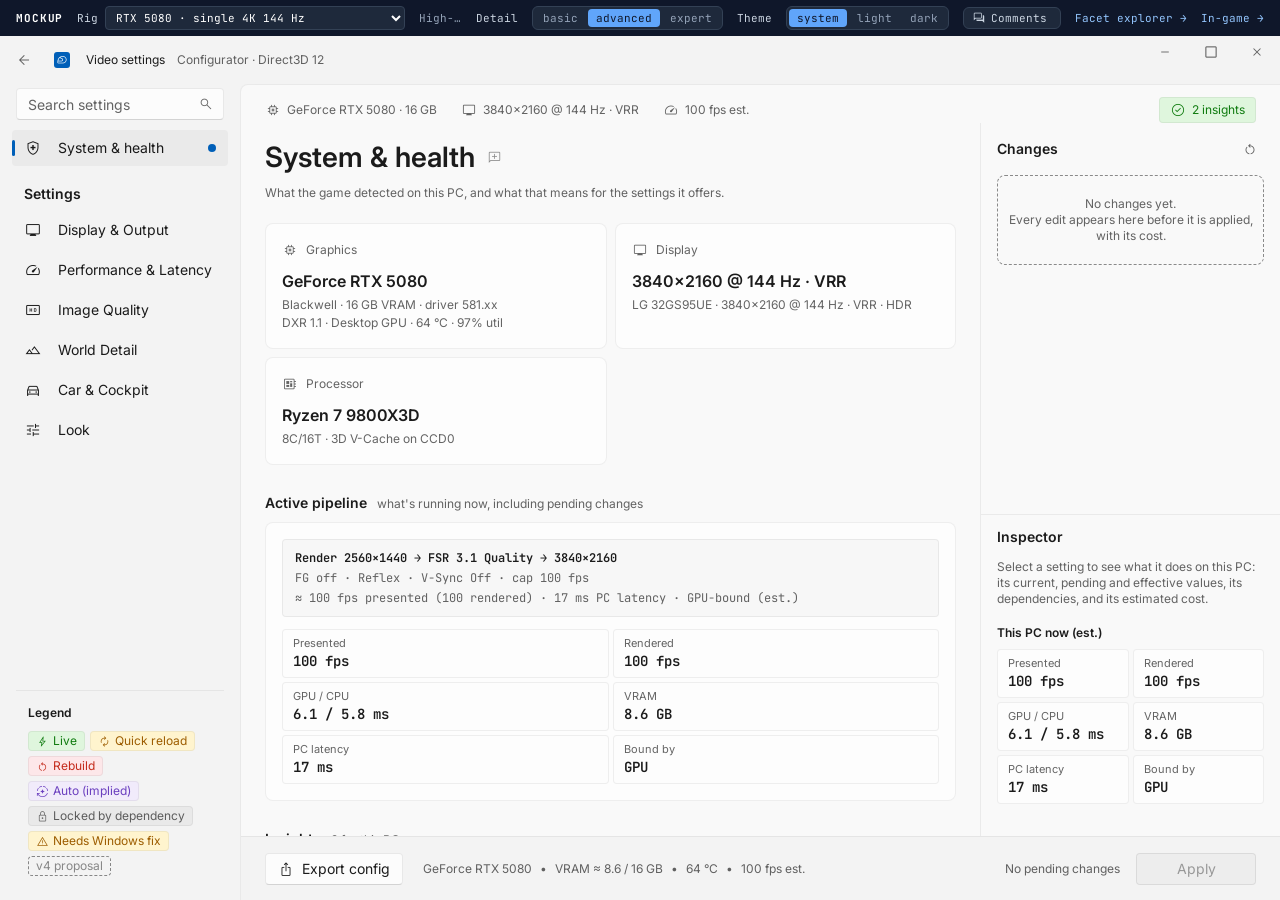
<file: mockups/main-menu.html>
<!doctype html>
<html lang="en">
<head>
<meta charset="utf-8">
<meta name="viewport" content="width=device-width, initial-scale=1">
<title>Video Settings — Main Menu</title>
<link rel="icon" href="data:,">
<link rel="preconnect" href="https://fonts.googleapis.com">
<link rel="preconnect" href="https://fonts.gstatic.com" crossorigin>
<link href="https://fonts.googleapis.com/css2?family=Inter:wght@400;600&family=JetBrains+Mono:wght@400;600&display=swap" rel="stylesheet">
<link href="https://fonts.googleapis.com/css2?family=Material+Symbols+Outlined:wght,FILL@100..700,0..1&display=swap" rel="stylesheet">
<link rel="stylesheet" href="fluent.css">
<script src="winui-shell.js"></script>
<style>
  body { display: flex; flex-direction: column; height: 100vh; overflow: hidden; }
  /* Mockup controls: deliberately not Fluent, so they read as outside the app window. */
  .devbar { background: #0F172A; color: #CBD5E1; font-family: 'JetBrains Mono', monospace; font-size: 11px; line-height: 16px; display: flex; align-items: center; gap: 14px; padding: 6px 16px; flex-shrink: 0; white-space: nowrap; overflow-x: auto; }
  .devbar .rigdesc { flex: 1 1 0; min-width: 0; }
  .devbar b { color: #fff; letter-spacing: .08em; }
  .devbar select { font: inherit; background: #1E293B; color: #fff; border: 1px solid #334155; border-radius: 4px; padding: 3px 6px; }
  .devbar .seg { flex-wrap: nowrap; flex-shrink: 0; background: #1E293B; border: 1px solid #334155; border-radius: 6px; padding: 2px; gap: 2px; }
  .devbar .seg button { color: #94A3B8; padding: 1px 8px; font-size: 11px; line-height: 16px; border-radius: 4px; box-shadow: none; }
  .devbar .seg button:hover { background: #334155; color: #fff; }
  .devbar .seg button.on { background: #60A5FA; color: #0F172A; }
  .devbar .seg button.on::after { display: none; }
  .devbar a { color: #93C5FD; }
  .devbar .links { display: flex; gap: 14px; flex-shrink: 0; }
  .devbar .rigdesc { color: #94A3B8; overflow: hidden; text-overflow: ellipsis; }
  .devbar .cmt-open { flex-shrink: 0; display: inline-flex; align-items: center; gap: 5px; font: inherit; color: #CBD5E1; background: #1E293B; border: 1px solid #334155; border-radius: 6px; padding: 2px 8px; }
  .devbar .cmt-open:hover { background: #334155; color: #fff; }
  .devbar .cmt-open .ms { font-size: 14px; vertical-align: 0; }
  .devbar .cmt-open #cmtCount:not(:empty) { min-width: 16px; padding: 0 4px; border-radius: 8px; background: #60A5FA; color: #0F172A; font-weight: 600; text-align: center; }

  /* Title bar (WinUI custom title bar with back button) */
  .titlebar { height: 48px; flex-shrink: 0; display: flex; align-items: center; gap: 4px; padding-left: 4px; font-size: 12px; line-height: 16px; }
  .tb-back { width: 40px; height: 36px; border: 0; background: transparent; border-radius: var(--r-ctl); color: var(--text-2); display: flex; align-items: center; justify-content: center; }
  .tb-back:hover { background: var(--fill-subtle); color: var(--text); }
  .tb-back .ms { font-size: 18px; }
  .tb-icon { width: 16px; height: 16px; border-radius: 3px; background: var(--accent); color: var(--on-accent); display: flex; align-items: center; justify-content: center; margin: 0 12px 0 6px; }
  .tb-icon .ms { font-size: 12px; }
  .tb-sub { color: var(--text-2); margin-left: 8px; }
  .tb-caps { margin-left: auto; display: flex; align-self: flex-start; }
  .tb-caps span { width: 46px; height: 32px; display: flex; align-items: center; justify-content: center; color: var(--text-2); }
  .tb-caps .ms { font-size: 16px; }
  .tb-caps span:last-child:hover { background: #C42B1C; color: #fff; }

  .shell { flex: 1; display: flex; min-height: 0; }
  /* NavigationView left pane, on Mica */
  nav.pane { width: 300px; flex-shrink: 0; display: flex; flex-direction: column; min-height: 0; padding: 0 4px; }
  .search { position: relative; margin: 4px 12px 8px 12px; }
  .search input { width: 100%; height: 32px; padding: 0 32px 0 11px; font: inherit; font-size: 14px; color: var(--text); background: var(--fill-ctl); border: 1px solid var(--stroke); border-bottom-color: var(--stroke-ctl-bottom); border-radius: var(--r-ctl); }
  .search input::placeholder { color: var(--text-2); }
  .search input:focus { outline: none; background: var(--layer); border-bottom: 2px solid var(--accent); padding-bottom: 1px; }
  .search .ms { position: absolute; right: 10px; top: 8px; color: var(--text-2); pointer-events: none; }
  #nav { flex: 1; overflow-y: auto; padding: 0 8px 12px; display: flex; flex-direction: column; }
  .nav-h { font-size: 14px; font-weight: 600; color: var(--text); margin: 16px 12px 6px; }
  .nav-i { flex-shrink: 0; position: relative; display: flex; align-items: center; gap: 16px; width: 100%; height: 36px; margin: 2px 0; text-align: left; border: 0; background: transparent; padding: 0 12px; border-radius: var(--r-ctl); font-size: 14px; color: var(--text); }
  .nav-i:hover { background: var(--fill-subtle); }
  .nav-i.on { background: var(--fill-subtle); }
  .nav-i.on::before { content: ''; position: absolute; left: 0; top: 50%; height: 16px; margin-top: -8px; width: 3px; border-radius: 2px; background: var(--accent); }
  .nav-i .ms { font-size: 18px; }
  .nav-i .cnt { margin-left: auto; min-width: 16px; height: 16px; padding: 0 5px; border-radius: 8px; font-size: 11px; line-height: 16px; font-weight: 600; text-align: center; background: var(--accent); color: var(--on-accent); }
  .nav-i .sev { margin-left: auto; width: 8px; height: 8px; border-radius: 50%; }
  /* Legend sits at the foot of the pane, where NavigationView keeps footer items. */
  .disc { margin: auto 4px 0; padding: 12px; border-top: 1px solid var(--stroke-card); }
  .disc > div { flex-direction: row !important; flex-wrap: wrap; }
  .disc .nav-h { margin: 0 0 8px; font-size: 12px; }

  /* Content layer: the rounded, slightly lighter surface NavigationView puts content on. */
  .content { flex: 1; min-width: 0; display: flex; flex-direction: column; background: var(--layer); border: 1px solid var(--stroke-card); border-right: 0; border-bottom: 0; border-top-left-radius: var(--r-card); }
  .pagebar { display: flex; align-items: center; gap: 8px; padding: 12px 24px 0 40px; flex-wrap: wrap; flex-shrink: 0; }
  /* Rig summary: plain caption text with glyphs, like the device header in Windows Settings. */
  .pill { font-size: 12px; line-height: 16px; padding: 4px 0; margin-right: 16px; white-space: nowrap; color: var(--text-2); display: inline-flex; gap: 6px; align-items: center; }
  .pill .ms { font-size: 16px; }
  .health { margin: 0 0 0 auto; cursor: pointer; padding: 4px 10px; border-radius: var(--r-ctl); border: 1px solid var(--stroke-card); }
  .health.warn { color: var(--caution); background: var(--caution-bg); }
  .health.critical { color: var(--critical); background: var(--critical-bg); }
  .health.ok { color: var(--success); background: var(--success-bg); }
  .body { flex: 1; display: flex; min-height: 0; }
  .center { flex: 1; min-width: 0; overflow-y: auto; padding: 16px 40px 40px; }
  .center > * { max-width: 1000px; }
  .group-h h1 { font-family: var(--font-display); font-size: 28px; line-height: 36px; font-weight: 600; margin: 0 0 8px; }
  .ctxnote { font-size: 12px; color: var(--text-2); margin-bottom: 20px; display: flex; gap: 6px; flex-wrap: wrap; align-items: center; }
  .sec { margin-bottom: 28px; }
  .sec-h { display: flex; align-items: baseline; gap: 10px; margin: 0 0 8px; }
  .sec-h h2 { margin: 0; font-size: 14px; line-height: 20px; font-weight: 600; }
  .sec-h .why { font-size: 12px; color: var(--text-2); }
  /* Windows Settings stacks cards in one column, 4px apart. */
  .cards { display: flex; flex-direction: column; gap: 4px; }
  .more { font-size: 12px; color: var(--text-2); padding: 6px 2px; }

  /* Right pane: change ledger + inspector */
  aside.right { width: 360px; flex-shrink: 0; border-left: 1px solid var(--stroke-card); display: flex; flex-direction: column; min-height: 0; }
  .panel-h { display: flex; align-items: center; justify-content: space-between; gap: 8px; padding: 12px 16px 8px; font-size: 14px; font-weight: 600; }
  .panel-h > span { display: inline-flex; align-items: center; gap: 8px; }
  .panel-b { padding: 4px 16px 16px; overflow-y: auto; }
  .ledger { flex: 1 1 55%; display: flex; flex-direction: column; min-height: 0; border-bottom: 1px solid var(--stroke-card); }
  .inspector { flex: 1 1 45%; display: flex; flex-direction: column; min-height: 0; }
  #inspTag { font-family: var(--mono); font-size: 11px; font-weight: 400; color: var(--text-2); overflow: hidden; text-overflow: ellipsis; white-space: nowrap; }

  /* Command bar */
  footer { height: 64px; flex-shrink: 0; border-top: 1px solid var(--stroke-card); background: var(--mica); display: flex; align-items: center; padding: 0 24px; gap: 8px; }
  .fstat { font-size: 12px; color: var(--text-2); display: flex; gap: 8px; margin-left: 12px; white-space: nowrap; overflow: hidden; }
  .apply { margin-left: auto; display: flex; gap: 16px; align-items: center; }
  .apply-sum { font-size: 12px; line-height: 16px; color: var(--text-2); text-align: right; }
  .apply-sum b { color: var(--text); font-weight: 600; }
  #applyBtn { min-width: 120px; }

  /* System & health page */
  .sys-grid { display: grid; grid-template-columns: repeat(auto-fit, minmax(260px, 1fr)); gap: 8px; margin-bottom: 28px; }
  .box { background: var(--card); border: 1px solid var(--stroke-card); border-radius: var(--r-card); padding: 16px; }
  .box h3 { margin: 0 0 10px; font-size: 12px; font-weight: 400; color: var(--text-2); display: flex; gap: 8px; align-items: center; }
  .rig-name { font-weight: 600; font-size: 16px; line-height: 22px; }
  .rig-sub { font-size: 12px; line-height: 18px; color: var(--text-2); margin-top: 4px; }
  .check, .ins { display: grid; grid-template-columns: 24px 1fr auto; gap: 12px; padding: 12px 0; border-top: 1px solid var(--stroke-card); align-items: start; }
  .check:first-of-type, .ins:first-of-type { border-top: 0; padding-top: 0; }
  .check .ms, .ins > .ms { font-size: 20px; }
  .ok-c { color: var(--success); } .warn-c { color: var(--caution); } .info-c { color: var(--accent-text); } .crit-c { color: var(--critical); } .dim-c { color: var(--text-3); }
  .check .t, .ins .t { font-size: 14px; } .check .d, .ins .d { color: var(--text-2); font-size: 12px; line-height: 16px; margin-top: 2px; }
  .check .v { font-size: 12px; color: var(--text-2); white-space: nowrap; }
  .tech { width: 100%; border-collapse: collapse; font-size: 14px; }
  .tech th { text-align: left; font-size: 12px; font-weight: 400; color: var(--text-2); padding: 0 8px 8px; border-bottom: 1px solid var(--stroke-card); }
  .tech td { padding: 10px 8px; border-bottom: 1px solid var(--stroke-card); vertical-align: top; }
  .tech tr:last-child td { border-bottom: 0; }
  .tech td:first-child { white-space: nowrap; }
  .tstat { display: inline-flex; flex-direction: column; gap: 2px; margin: 0 6px 6px 0; padding: 6px 10px; border-radius: var(--r-ctl); border: 1px solid var(--stroke); background: var(--fill-ctl); min-width: 130px; }
  .tstat .n { font-size: 14px; }
  .tstat .s { font-size: 12px; }
  .tstat.active { border-color: var(--accent); box-shadow: inset 0 0 0 1px var(--accent); background: var(--accent-subtle); }
  .tstat.none { opacity: .55; border-style: dashed; background: transparent; }
  details.unav summary { cursor: pointer; font-size: 14px; color: var(--text-2); }
  details.unav li { font-size: 12px; margin: 4px 0; } details.unav li span { color: var(--text-2); }

  @media (max-width: 1280px) { aside.right { width: 300px; } nav.pane { width: 240px; } .center { padding: 16px 24px 32px; } .pagebar { padding-left: 24px; } }
  @media (min-width: 2400px) and (min-height: 1300px) { body { zoom: 1.2; height: calc(100vh / 1.2); } }
  @media (min-width: 3400px) and (min-height: 1900px) { body { zoom: 1.5; height: calc(100vh / 1.5); } }
</style>
</head>
<body>
<div class="devbar">
  <b>MOCKUP</b>
  <label>Rig <select id="rig"></select></label>
  <span class="rigdesc" id="rigdesc"></span>
  <span>Detail</span><div class="seg" id="disc"></div>
  <span>Theme</span><div class="seg" id="theme"></div>
  <button class="cmt-open" id="comments" title="Review comments: view, export or import"><span class="ms">forum</span>Comments<span id="cmtCount"></span></button>
  <span class="links"><a href="explorer.html" id="toExplorer">Facet explorer →</a><a href="in-game.html" id="toGame">In-game →</a></span>
</div>
<div class="titlebar">
  <button class="tb-back" id="back" title="Back"><span class="ms">arrow_back</span></button>
  <span class="tb-icon"><span class="ms">sports_motorsports</span></span>
  <span>Video settings</span><span class="tb-sub">Configurator · Direct3D 12</span>
  <span class="tb-caps" aria-hidden="true"><span><span class="ms">remove</span></span><span><span class="ms">crop_square</span></span><span><span class="ms">close</span></span></span>
</div>
<div class="shell">
  <nav class="pane">
    <div class="search"><input id="search" placeholder="Search settings" autocomplete="off"><span class="ms">search</span></div>
    <div id="nav"></div>
  </nav>
  <div class="content">
    <div class="pagebar"><div style="display:contents" id="rigstrip"></div><div class="pill health" id="health"></div></div>
    <div class="body">
      <section class="center" id="center"></section>
      <aside class="right">
        <div class="ledger"><div class="panel-h"><span>Changes <span id="ledCount"></span></span><button class="icon-btn" id="revertAll" title="Revert all"><span class="ms">restart_alt</span></button></div><div class="panel-b" id="ledger"></div></div>
        <div class="inspector"><div class="panel-h"><span>Inspector</span><span id="inspTag"></span></div><div class="panel-b" id="inspector"></div></div>
      </aside>
    </div>
    <footer>
      <button class="btn" id="export"><span class="ms">ios_share</span>Export config</button>
      <div class="fstat" id="fstat"></div>
      <div class="apply"><div class="apply-sum" id="applySum"></div><button class="btn btn-primary" id="applyBtn">Apply</button></div>
    </footer>
  </div>
</div>
<div id="layer"></div>

<script type="module" src="main-menu.js"></script>
</body>
</html>
</file>
<file: ai-slop/motorsport.css>
/* Dark motorsport skin for the shared mockup renderers (mockups/ui.js, mockups/main-menu.js),
   after input/ai-slop-prototype.html: matte translucent panels over a photo, red accent,
   Rajdhani headings and JetBrains Mono labels. Same class names as mockups/styles.css. Dark only. */
:root {
  --bg: #020617; --overlay: rgba(18,22,30,.8);
  --chrome: rgba(15,20,30,.8); --rail: rgba(13,18,27,.75); --strip: rgba(14,19,28,.7); --bar: rgba(10,14,22,.9);
  --card: rgba(23,29,43,.72); --well: #0B0F17; --well-2: rgba(11,15,23,.7); --sunk: rgba(0,0,0,.35);
  --line: rgba(255,255,255,.08); --line-2: rgba(255,255,255,.1); --line-3: rgba(255,255,255,.15); --line-hover: rgba(255,255,255,.14);
  --text: #F1F5F9; --text-2: #CBD5E1; --muted: #94A3B8; --dim: #64748B;
  --red: #E11D48; --red-h: #BE123C; --red-soft: rgba(225,29,72,.1);
  --green: #34D399; --green-soft: rgba(16,185,129,.12); --amber: #FBBF24; --amber-soft: rgba(245,158,11,.12); --rose: #FB7185; --rose-soft: rgba(225,29,72,.14);
  --violet: #A78BFA; --violet-soft: rgba(139,92,246,.14); --blue: #93C5FD;
  /* Aliases read by inline styles in the shared renderers. */
  --live: var(--green); --warn: var(--amber); --rebuild: var(--rose); --info: var(--blue);
  --font: 'Inter', system-ui, sans-serif; --mono: 'JetBrains Mono', ui-monospace, monospace; --racing: 'Rajdhani', 'Inter', sans-serif;
  color-scheme: dark;
}
* { box-sizing: border-box; }
html, body { margin: 0; height: 100%; }
body { font-family: var(--font); font-size: 13px; color: var(--text); background: var(--bg); -webkit-font-smoothing: antialiased; }
button { font: inherit; color: inherit; cursor: pointer; }
button:disabled { cursor: not-allowed; }
a { color: var(--blue); text-decoration: none; }
a:hover { text-decoration: underline; }
:focus-visible { outline: 1px solid var(--red); outline-offset: 2px; }
.mono { font-family: var(--mono); }
.ms { font-family: 'Material Symbols Outlined'; font-weight: normal; font-style: normal; font-size: 16px; line-height: 1; display: inline-block; vertical-align: -3px; font-variation-settings: 'FILL' 0, 'wght' 400; }
::-webkit-scrollbar { width: 5px; height: 5px; } ::-webkit-scrollbar-track { background: rgba(15,20,28,.4); } ::-webkit-scrollbar-thumb { background: #334155; border-radius: 2px; } ::-webkit-scrollbar-thumb:hover { background: #475569; }

/* ---------- badges: mono tags ---------- */
.badge { display: inline-flex; align-items: center; gap: 4px; font-family: var(--mono); font-size: 10px; font-weight: 600; letter-spacing: .04em; text-transform: uppercase; padding: 2px 6px; border-radius: 3px; border: 1px solid transparent; white-space: nowrap; }
.badge .ms { font-size: 12px; vertical-align: 0; }
.b-t3 { color: var(--green); background: var(--green-soft); }
.b-t2 { color: var(--amber); background: var(--amber-soft); }
.b-t1 { color: var(--rose); background: var(--rose-soft); }
.b-tR { color: #fff; background: var(--red); }
.b-pending { color: #fff; background: var(--red); }
.b-implied { color: var(--violet); background: var(--violet-soft); }
.b-lock, .b-ro, .b-also { color: var(--muted); background: rgba(255,255,255,.06); }
.b-warn { color: var(--amber); background: var(--amber-soft); }
.b-proposed { color: var(--dim); border: 1px dashed rgba(255,255,255,.2); background: transparent; }
.b-rec { color: var(--green); background: var(--green-soft); }

/* ---------- setting card: text left, control right; wide controls take the full row ---------- */
.card { background: var(--card); border: 1px solid var(--line); border-radius: 8px; padding: 18px 20px; display: grid; grid-template-columns: minmax(0, 1fr) auto; column-gap: 24px; row-gap: 12px; align-items: center; position: relative; scroll-margin-top: 16px; transition: border-color .15s; }
.card:hover { border-color: var(--line-hover); }
.card.is-focus { border-color: rgba(225,29,72,.6); }
.card.is-pending::before, .card.is-implied::before { content: ''; position: absolute; left: -1px; top: 14px; bottom: 14px; width: 3px; border-radius: 2px; background: var(--red); }
.card.is-implied::before { background: var(--violet); }
.card.wide .ctl, .card .readouts, .card .reason { grid-column: 1 / -1; }
.card.wide .ctl { justify-self: stretch; }
.card.st-locked .ctl, .card.st-blocked .ctl, .card.st-readOnly .ctl { opacity: .45; }
.card-head { display: flex; flex-wrap: wrap; align-items: center; gap: 2px 10px; min-width: 0; }
.card-head > div:first-child { display: contents; }
.card-label { font-size: 14px; font-weight: 600; display: flex; align-items: center; gap: 6px; flex-wrap: wrap; }
.badges { display: flex; gap: 4px; flex-wrap: wrap; order: 1; }
.card .badges .b-pending { display: none; }
.card-help { order: 2; flex-basis: 100%; color: var(--dim); font-size: 12px; line-height: 1.45; }
.ctl { justify-self: end; min-width: 0; }
.readouts { display: flex; flex-direction: column; gap: 3px; margin-top: -4px; }
.readout { font-family: var(--mono); font-size: 11px; color: var(--muted); display: flex; gap: 6px; align-items: baseline; }
.readout::before { content: '›'; color: var(--red); font-weight: 700; }
.readout.warn { color: var(--amber); }
.reason { font-size: 12px; color: var(--text-2); background: var(--sunk); border: 1px solid var(--line-2); border-radius: 4px; padding: 8px 10px; display: flex; gap: 6px; align-items: baseline; flex-wrap: wrap; }
.reason > .ms { color: var(--muted); font-size: 14px; }
.reason.blocked { border-color: rgba(245,158,11,.3); background: var(--amber-soft); } .reason.blocked > .ms { color: var(--amber); }
.reason.implied { border-color: rgba(139,92,246,.3); background: var(--violet-soft); } .reason.implied > .ms { color: var(--violet); }
.reason .fix { font-weight: 600; }
.linkish { background: none; border: 0; padding: 0; color: var(--blue); font-weight: 600; font-size: inherit; }
.linkish:hover { text-decoration: underline; }

/* ---------- controls ---------- */
.seg { display: inline-flex; flex-wrap: wrap; background: var(--well); border: 1px solid var(--line-3); border-radius: 4px; padding: 4px; gap: 2px; }
.seg button { border: 0; background: transparent; padding: 6px 14px; border-radius: 3px; font-size: 12px; font-weight: 500; color: var(--muted); transition: color .15s, background .15s; }
.seg button:hover:not(:disabled) { color: #fff; }
.seg button.on { background: var(--red); color: #fff; font-weight: 600; }
.seg button:disabled { color: #475569; text-decoration: line-through; text-decoration-color: rgba(100,116,139,.6); }
.seg button.on:disabled { text-decoration: none; color: #fff; opacity: .7; }
/* Chips and provider tiles: option cards, selected = red edge (as the prototype's mode picker). */
.chips { display: grid; grid-template-columns: repeat(auto-fill, minmax(160px, 1fr)); gap: 8px; }
.tiles { display: grid; grid-template-columns: repeat(auto-fill, minmax(220px, 1fr)); gap: 10px; }
.chip, .tile { text-align: left; border: 1px solid var(--line-3); background: rgba(0,0,0,.2); border-radius: 4px; display: flex; flex-direction: column; transition: border-color .15s; }
.chip { padding: 10px 12px; gap: 3px; }
.tile { padding: 12px 14px; gap: 6px; }
.chip:hover:not(:disabled), .tile:hover:not(:disabled) { border-color: rgba(255,255,255,.3); }
.chip.on, .tile.on { border-color: var(--red); background: var(--red-soft); }
.chip:disabled, .tile:disabled { opacity: .5; }
.chip-label { font-family: var(--mono); font-size: 12px; font-weight: 600; display: flex; gap: 6px; align-items: center; }
.chip.on .chip-label { color: #fff; }
.chip-sub { font-family: var(--mono); font-size: 11px; color: var(--dim); line-height: 1.35; }
.tile-top { display: flex; justify-content: space-between; gap: 6px; align-items: center; }
.tile-label { font-size: 13px; font-weight: 600; display: flex; align-items: center; gap: 8px; }
.tile-label .dot { width: 12px; height: 12px; border-radius: 50%; border: 2px solid #475569; flex-shrink: 0; }
.tile.on .dot { border-color: var(--red); background: radial-gradient(circle, var(--red) 40%, transparent 45%); }
.tile-sub { font-size: 11.5px; color: var(--dim); line-height: 1.4; }
.tile-why { font-size: 11.5px; color: var(--amber); line-height: 1.4; }
.tile-why.dep { color: var(--muted); }
.tile-tags { display: flex; gap: 4px; flex-wrap: wrap; }
.slider { display: flex; align-items: center; gap: 16px; }
.slider input[type=range] { -webkit-appearance: none; appearance: none; width: 220px; height: 4px; background: rgba(255,255,255,.12); border-radius: 99px; outline: none; cursor: pointer; }
.slider input[type=range]::-webkit-slider-thumb { -webkit-appearance: none; width: 14px; height: 14px; border-radius: 50%; background: var(--text); border: 2px solid var(--red); transition: background-color .15s; }
.slider input[type=range]::-webkit-slider-thumb:hover { background: var(--red); }
.slider input[type=range]::-moz-range-thumb { width: 12px; height: 12px; border-radius: 50%; background: var(--text); border: 2px solid var(--red); }
.slider input[type=range]:disabled::-webkit-slider-thumb { border-color: var(--dim); background: var(--muted); }
.slider output { font-family: var(--mono); font-size: 12px; font-weight: 600; min-width: 72px; text-align: center; padding: 6px 10px; border: 1px solid var(--line-3); background: var(--well); border-radius: 4px; }
.toggle { width: 44px; height: 24px; border-radius: 99px; background: rgba(255,255,255,.2); border: 0; position: relative; transition: background .15s; flex-shrink: 0; padding: 0; }
.toggle::after { content: ''; position: absolute; top: 2px; left: 2px; width: 20px; height: 20px; border-radius: 50%; background: #fff; transition: transform .15s; }
.toggle.on { background: var(--red); }
.toggle.on::after { transform: translateX(20px); }
.toggle-row { display: flex; flex-direction: row-reverse; align-items: center; gap: 12px; font-family: var(--mono); font-size: 11px; text-transform: uppercase; letter-spacing: .06em; color: var(--muted); }
select.sel { font-family: var(--mono); font-size: 12px; padding: 9px 12px; border: 1px solid var(--line-3); border-radius: 4px; background: var(--well); color: var(--text); min-width: 280px; }
select.sel:focus { outline: none; border-color: var(--red); }
.pipeline { display: flex; flex-direction: column; gap: 4px; font-family: var(--mono); font-size: 12px; background: var(--well-2); border: 1px solid var(--line-2); color: var(--muted); padding: 12px 14px; border-radius: 4px; }
.pipeline div:first-child { color: var(--text); font-weight: 600; }

/* ---------- ledger (Session activity) ---------- */
.led-group { margin-bottom: 14px; }
.led-group-h { display: flex; align-items: center; justify-content: space-between; font-family: var(--mono); font-size: 10px; font-weight: 600; letter-spacing: .08em; text-transform: uppercase; color: var(--dim); margin-bottom: 8px; }
.led-group-h > span:first-child { display: inline-flex; align-items: center; gap: 6px; }
.led { background: rgba(11,15,23,.6); border: 1px solid var(--line-2); border-radius: 4px; padding: 10px 12px; margin-bottom: 8px; }
.led-top { display: flex; justify-content: space-between; align-items: center; gap: 6px; font-weight: 600; font-size: 12px; }
.led-top .lbl { cursor: pointer; }
.led-top .lbl:hover { color: var(--red); }
.led-val { font-family: var(--mono); font-size: 12px; color: var(--dim); margin-top: 3px; }
.led-val b { color: var(--text); font-weight: 500; }
.led-child { margin: 8px 0 0 2px; padding-left: 10px; border-left: 2px solid rgba(139,92,246,.5); font-size: 11.5px; color: var(--text-2); }
.led-child .why { color: var(--dim); font-size: 11px; }
.led-sys { border-style: dashed; }
.icon-btn { border: 0; background: transparent; color: var(--dim); padding: 2px; border-radius: 3px; }
.icon-btn:hover { color: var(--text); }
.empty { color: var(--dim); font-family: var(--mono); font-size: 11px; line-height: 1.6; text-align: center; padding: 20px 8px; border: 1px dashed var(--line-3); border-radius: 4px; }

/* ---------- inspector ---------- */
.insp h4 { margin: 0 0 4px; font-size: 13px; font-weight: 600; }
.insp .kv { display: grid; grid-template-columns: 90px 1fr; gap: 4px 8px; font-size: 11.5px; margin: 0; }
.insp .kv dt { color: var(--dim); font-family: var(--mono); font-size: 10px; text-transform: uppercase; letter-spacing: .04em; padding-top: 1px; }
.insp .kv dd { margin: 0; color: var(--text-2); }
.insp .sub { font-family: var(--mono); font-size: 10px; text-transform: uppercase; letter-spacing: .08em; color: var(--dim); margin: 14px 0 6px; font-weight: 600; }
.metrics { display: grid; grid-template-columns: 1fr 1fr; gap: 8px; }
.metric { background: var(--well-2); border: 1px solid var(--line-2); border-radius: 4px; padding: 10px 12px; }
.metric .k { font-family: var(--mono); font-size: 10px; text-transform: uppercase; color: var(--dim); letter-spacing: .04em; }
.metric .v { font-family: var(--mono); font-weight: 600; font-size: 14px; margin-top: 3px; }
.metric .d { font-family: var(--mono); font-size: 10.5px; margin-top: 2px; }
.d.cost { color: var(--rose); } .d.gain { color: var(--green); }
.note { font-size: 12px; color: var(--dim); line-height: 1.5; }
.dep-link { display: inline-block; margin: 0 4px 4px 0; font-family: var(--mono); font-size: 11px; padding: 2px 8px; border-radius: 3px; background: rgba(255,255,255,.06); border: 1px solid var(--line-2); cursor: pointer; }
.dep-link:hover { border-color: var(--red); color: #fff; }

/* ---------- toast / modal ---------- */
.toast { position: fixed; left: 50%; bottom: 84px; transform: translateX(-50%); background: #111722; color: var(--text); border: 1px solid rgba(255,255,255,.2); padding: 10px 16px; border-radius: 6px; font-family: var(--mono); font-size: 12px; box-shadow: 0 20px 40px rgba(0,0,0,.5); display: flex; gap: 10px; align-items: center; z-index: 60; }
.toast .ms { color: var(--red); }
.spinner { width: 14px; height: 14px; border: 2px solid rgba(255,255,255,.2); border-top-color: var(--red); border-radius: 50%; animation: spin .7s linear infinite; }
.spinner.lg { margin: 4px auto 14px; width: 28px; height: 28px; }
@keyframes spin { to { transform: rotate(360deg); } }
.overlay { position: fixed; inset: 0; background: rgba(0,0,0,.75); backdrop-filter: blur(4px); display: flex; align-items: center; justify-content: center; z-index: 70; padding: 16px; }
.modal { background: #111722; border: 1px solid rgba(255,255,255,.2); border-radius: 8px; padding: 22px 24px; width: min(480px, 92vw); box-shadow: 0 25px 50px rgba(0,0,0,.6); }
.modal h3 { margin: 0 0 6px; font-family: var(--racing); font-size: 18px; font-weight: 700; text-transform: uppercase; letter-spacing: .08em; }
.modal p { color: var(--muted); margin: 0 0 16px; line-height: 1.5; font-size: 12.5px; }
.btn { border: 1px solid var(--line-2); background: rgba(255,255,255,.05); color: var(--muted); padding: 8px 16px; border-radius: 4px; font-family: var(--mono); font-size: 12px; text-transform: uppercase; letter-spacing: .08em; transition: color .15s, background .15s; }
.btn:hover:not(:disabled) { color: var(--text); background: rgba(255,255,255,.08); }
.btn-primary { background: var(--red); color: #fff; border-color: var(--red); font-family: var(--font); font-weight: 600; }
.btn-primary:hover:not(:disabled) { background: var(--red-h); color: #fff; }
.btn:disabled { opacity: .4; }
.countdown { font-family: var(--racing); font-size: 44px; font-weight: 700; color: var(--red); margin-bottom: 12px; }
pre.diff { font-family: var(--mono); font-size: 11px; background: var(--well); border: 1px solid var(--line-2); color: var(--text-2); padding: 12px; border-radius: 4px; max-height: 50vh; overflow: auto; }
</file>
<file: mockups/fluent.css>
/* WinUI 3 / Fluent 2 skin for the shared mockup renderers (mockups/ui.js, mockups/main-menu.js).
   Same class names as mockups/styles.css; colors follow the WinUI theme resources
   (CardBackgroundFillColorDefault, ControlFillColorDefault, TextFillColorSecondary, SystemFillColor*, …).
   Theme: follows the OS, or forced with <html data-theme="light|dark">. */
:root {
  --mica: #F3F3F3; --layer: #F9F9F9; --card: #FDFDFD; --card-2: #F6F6F6; --smoke: rgba(0,0,0,.3);
  --stroke: rgba(0,0,0,.0803); --stroke-card: rgba(0,0,0,.0578); --stroke-strong: rgba(0,0,0,.447); --stroke-ctl-bottom: rgba(0,0,0,.1622);
  --fill-ctl: rgba(255,255,255,.7); --fill-ctl-hover: rgba(249,249,249,.5); --fill-ctl-press: rgba(249,249,249,.3);
  --fill-subtle: rgba(0,0,0,.0373); --fill-subtle-2: rgba(0,0,0,.0241); --fill-strong: rgba(0,0,0,.447); --fill-track: rgba(0,0,0,.6063);
  --text: rgba(0,0,0,.8956); --text-2: rgba(0,0,0,.6063); --text-3: rgba(0,0,0,.4458); --text-dis: rgba(0,0,0,.3614);
  --accent: #005FB8; --accent-hover: #1A6FC0; --accent-press: #3381C7; --accent-text: #003E92; --on-accent: #FFFFFF; --accent-subtle: rgba(0,95,184,.08);
  --success: #0F7B0F; --success-bg: #DFF6DD; --caution: #9D5D00; --caution-bg: #FFF4CE; --critical: #C42B1C; --critical-bg: #FDE7E9;
  --implied: #6B3FBF; --implied-bg: #F1EBFB;
  --shadow-card: 0 1px 2px rgba(0,0,0,.04); --shadow-flyout: 0 8px 16px rgba(0,0,0,.14); --shadow-dialog: 0 32px 64px rgba(0,0,0,.1876), 0 2px 21px rgba(0,0,0,.1474);
  --chevron: url("data:image/svg+xml,%3Csvg xmlns='http://www.w3.org/2000/svg' width='12' height='12' viewBox='0 0 12 12'%3E%3Cpath d='M2.5 4.5 6 8l3.5-3.5' fill='none' stroke='%23000' stroke-opacity='.6' stroke-width='1.2' stroke-linecap='round' stroke-linejoin='round'/%3E%3C/svg%3E");
  /* Aliases read by inline styles in the shared renderers. */
  --live: var(--success); --warn: var(--caution); --rebuild: var(--critical); --info: var(--accent); --muted: var(--text-2); --red: var(--accent);
  --font: 'Segoe UI Variable Text', 'Segoe UI', 'Inter', system-ui, sans-serif;
  --font-display: 'Segoe UI Variable Display', 'Segoe UI', 'Inter', system-ui, sans-serif;
  --mono: 'Cascadia Mono', 'Cascadia Code', 'JetBrains Mono', Consolas, ui-monospace, monospace;
  --r-ctl: 4px; --r-card: 8px;
  color-scheme: light;
}
@media (prefers-color-scheme: dark) {
  :root:not([data-theme="light"]) {
    --mica: #202020; --layer: #272727; --card: #2D2D2D; --card-2: #323232; --smoke: rgba(0,0,0,.5);
    --stroke: rgba(255,255,255,.0698); --stroke-card: rgba(255,255,255,.06); --stroke-strong: rgba(255,255,255,.5442); --stroke-ctl-bottom: rgba(255,255,255,.0465);
    --fill-ctl: rgba(255,255,255,.0605); --fill-ctl-hover: rgba(255,255,255,.0837); --fill-ctl-press: rgba(255,255,255,.0326);
    --fill-subtle: rgba(255,255,255,.0605); --fill-subtle-2: rgba(255,255,255,.0419); --fill-strong: rgba(255,255,255,.5442); --fill-track: rgba(255,255,255,.5442);
    --text: #FFFFFF; --text-2: rgba(255,255,255,.786); --text-3: rgba(255,255,255,.5442); --text-dis: rgba(255,255,255,.3628);
    --accent: #60CDFF; --accent-hover: #5AB9E6; --accent-press: #52A6CC; --accent-text: #99EBFF; --on-accent: #000000; --accent-subtle: rgba(96,205,255,.12);
    --success: #6CCB5F; --success-bg: #393D1B; --caution: #FCE100; --caution-bg: #433519; --critical: #FF99A4; --critical-bg: #442726;
    --implied: #C5A8F5; --implied-bg: #34294A;
    --shadow-card: none; --shadow-flyout: 0 8px 16px rgba(0,0,0,.26); --shadow-dialog: 0 32px 64px rgba(0,0,0,.37), 0 2px 21px rgba(0,0,0,.37);
    --chevron: url("data:image/svg+xml,%3Csvg xmlns='http://www.w3.org/2000/svg' width='12' height='12' viewBox='0 0 12 12'%3E%3Cpath d='M2.5 4.5 6 8l3.5-3.5' fill='none' stroke='%23fff' stroke-opacity='.79' stroke-width='1.2' stroke-linecap='round' stroke-linejoin='round'/%3E%3C/svg%3E");
    color-scheme: dark;
  }
}
:root[data-theme="dark"] {
  --mica: #202020; --layer: #272727; --card: #2D2D2D; --card-2: #323232; --smoke: rgba(0,0,0,.5);
  --stroke: rgba(255,255,255,.0698); --stroke-card: rgba(255,255,255,.06); --stroke-strong: rgba(255,255,255,.5442); --stroke-ctl-bottom: rgba(255,255,255,.0465);
  --fill-ctl: rgba(255,255,255,.0605); --fill-ctl-hover: rgba(255,255,255,.0837); --fill-ctl-press: rgba(255,255,255,.0326);
  --fill-subtle: rgba(255,255,255,.0605); --fill-subtle-2: rgba(255,255,255,.0419); --fill-strong: rgba(255,255,255,.5442); --fill-track: rgba(255,255,255,.5442);
  --text: #FFFFFF; --text-2: rgba(255,255,255,.786); --text-3: rgba(255,255,255,.5442); --text-dis: rgba(255,255,255,.3628);
  --accent: #60CDFF; --accent-hover: #5AB9E6; --accent-press: #52A6CC; --accent-text: #99EBFF; --on-accent: #000000; --accent-subtle: rgba(96,205,255,.12);
  --success: #6CCB5F; --success-bg: #393D1B; --caution: #FCE100; --caution-bg: #433519; --critical: #FF99A4; --critical-bg: #442726;
  --implied: #C5A8F5; --implied-bg: #34294A;
  --shadow-card: none; --shadow-flyout: 0 8px 16px rgba(0,0,0,.26); --shadow-dialog: 0 32px 64px rgba(0,0,0,.37), 0 2px 21px rgba(0,0,0,.37);
  --chevron: url("data:image/svg+xml,%3Csvg xmlns='http://www.w3.org/2000/svg' width='12' height='12' viewBox='0 0 12 12'%3E%3Cpath d='M2.5 4.5 6 8l3.5-3.5' fill='none' stroke='%23fff' stroke-opacity='.79' stroke-width='1.2' stroke-linecap='round' stroke-linejoin='round'/%3E%3C/svg%3E");
  color-scheme: dark;
}

* { box-sizing: border-box; }
html, body { margin: 0; height: 100%; }
body { font-family: var(--font); font-size: 14px; line-height: 20px; color: var(--text); background: var(--mica); -webkit-font-smoothing: antialiased; }
button { font: inherit; color: inherit; cursor: pointer; }
button:disabled { cursor: default; }
a { color: var(--accent-text); text-decoration: none; }
a:hover { text-decoration: underline; }
:focus-visible { outline: 2px solid var(--text); outline-offset: 1px; border-radius: var(--r-ctl); }
.mono { font-family: var(--mono); }
.ms { font-family: 'Material Symbols Outlined'; font-weight: normal; font-style: normal; font-size: 16px; line-height: 1; display: inline-block; vertical-align: -3px; font-variation-settings: 'FILL' 0, 'wght' 300; }
::-webkit-scrollbar { width: 6px; height: 6px; } ::-webkit-scrollbar-thumb { background: var(--fill-strong); border-radius: 3px; } ::-webkit-scrollbar-track { background: transparent; }

/* ---------- badges (InfoBadge / tag style) ---------- */
.badge { display: inline-flex; align-items: center; gap: 4px; font-size: 12px; line-height: 16px; font-weight: 400; padding: 1px 7px; border-radius: var(--r-ctl); border: 1px solid var(--stroke-card); white-space: nowrap; }
.badge .ms { font-size: 13px; vertical-align: 0; }
.b-t3 { color: var(--success); background: var(--success-bg); }
.b-t2 { color: var(--caution); background: var(--caution-bg); }
.b-t1 { color: var(--critical); background: var(--critical-bg); }
.b-tR { color: #fff; background: var(--critical); }
.b-pending { color: var(--on-accent); background: var(--accent); border-radius: 99px; font-weight: 600; }
.b-implied { color: var(--implied); background: var(--implied-bg); }
.b-lock, .b-ro, .b-also { color: var(--text-2); background: var(--fill-subtle); }
.b-warn { color: var(--caution); background: var(--caution-bg); }
.b-proposed { color: var(--text-3); border: 1px dashed var(--stroke-strong); background: transparent; }
.b-rec { color: var(--success); background: var(--success-bg); }

/* ---------- setting card (Toolkit SettingsCard / SettingsExpander) ----------
   Row: header icon · header + description · control on the right. Lists of choices (provider tiles,
   chips) become the expander's item rows under the header, aligned with the header text. */
.card { --indent: 16px; background: var(--card); border: 1px solid var(--stroke-card); border-radius: var(--r-card); min-height: 68px; padding: 13px 16px; display: grid; grid-template-columns: minmax(0, 1fr) auto; column-gap: 16px; row-gap: 8px; align-items: center; position: relative; scroll-margin-top: 16px; }
.card.has-icon { --indent: 68px; grid-template-columns: 36px minmax(0, 1fr) auto; }
.card-icon { width: 36px; height: 36px; border-radius: var(--r-ctl); background: var(--fill-subtle); color: var(--text); display: flex; align-items: center; justify-content: center; align-self: start; margin-top: 2px; }
.card-icon .ms { font-size: 20px; }
.card.is-pending .card-icon { background: var(--accent-subtle); color: var(--accent-text); }
/* Selected card (drives the inspector): the same 3px pill NavigationView uses for selection. */
.card.is-focus::before { content: ''; position: absolute; left: -1px; top: 26px; height: 16px; width: 3px; border-radius: 2px; background: var(--accent); }
.card.is-focus { background: var(--card-2); }
.card .readouts, .card .reason, .card.wide .ctl { grid-column: 1 / -1; }
.card.has-icon .readouts, .card.has-icon .reason, .card.has-icon.wide .ctl { grid-column: 2 / -1; }
.card.st-locked .ctl, .card.st-blocked .ctl, .card.st-readOnly .ctl { opacity: .5; }
/* Header: label, then status tags inline, then the description on its own line. */
.card-head { display: flex; flex-wrap: wrap; align-items: center; gap: 2px 8px; min-width: 0; }
.card-head > div:first-child { display: contents; }
.card-label { font-size: 14px; line-height: 20px; display: flex; align-items: center; gap: 8px; flex-wrap: wrap; }
/* Modified-this-session dot, as in the prototype. */
.card.is-pending .card-label::after { content: ''; width: 8px; height: 8px; border-radius: 50%; background: var(--accent); order: 5; }
.badges { display: flex; gap: 4px; flex-wrap: wrap; order: 1; }
/* Keep only the tags that change a decision: Live is the default, Pending has the dot, Locked has its reason line. */
.card .badges .b-t3, .card .badges .b-pending, .card .badges .b-lock { display: none; }
.card-help { order: 2; flex-basis: 100%; color: var(--text-2); font-size: 12px; line-height: 16px; }
.ctl { justify-self: end; min-width: 0; }
.card.wide .ctl { justify-self: stretch; }
.readouts { display: flex; flex-direction: column; gap: 2px; margin-top: -4px; }
.readout { font-size: 12px; line-height: 16px; color: var(--text-2); }
.readout.warn { color: var(--caution); font-weight: 600; }
/* Reasons: secondary text with a glyph; a blocked setting gets a Warning InfoBar. */
.reason { font-size: 12px; line-height: 16px; color: var(--text-2); display: flex; gap: 6px; align-items: baseline; flex-wrap: wrap; margin-top: -4px; }
.reason > .ms { font-size: 14px; vertical-align: -2px; }
.reason.blocked { color: var(--text); background: var(--caution-bg); border: 1px solid var(--stroke-card); border-radius: var(--r-ctl); padding: 8px 12px; margin-top: 0; }
.reason.blocked > .ms { color: var(--caution); }
.reason.implied > .ms { color: var(--implied); }
.reason .fix { font-weight: 600; }
.linkish { background: none; border: 0; padding: 0; color: var(--accent-text); font-weight: 400; font-size: inherit; }
.linkish:hover { text-decoration: underline; }

/* ---------- controls ---------- */
/* Shared control surface: ControlFillColorDefault with the darker bottom edge WinUI controls have. */
.seg, select.sel, .btn, .slider output { border: 1px solid var(--stroke); border-bottom-color: var(--stroke-ctl-bottom); background: var(--fill-ctl); border-radius: var(--r-ctl); }
/* Segmented (Community Toolkit Segmented control) */
.seg { display: inline-flex; flex-wrap: wrap; padding: 2px; gap: 2px; background: var(--fill-subtle-2); }
.seg button { border: 0; background: transparent; padding: 4px 12px; border-radius: 3px; font-size: 14px; color: var(--text-2); position: relative; }
.seg button:hover:not(:disabled) { background: var(--fill-subtle); color: var(--text); }
.seg button.on { background: var(--card); color: var(--text); box-shadow: 0 0 0 1px var(--stroke); }
.seg button.on::after { content: ''; position: absolute; left: 50%; bottom: 2px; width: 16px; margin-left: -8px; height: 3px; border-radius: 2px; background: var(--accent); }
.seg button:disabled { color: var(--text-dis); }
/* Expander items: the choice list runs edge to edge under the header, one RadioButton row per option. */
.card.wide .ctl:has(.tiles, .chips) { grid-column: 1 / -1; order: 10; margin: 5px -16px -13px; border-top: 1px solid var(--stroke-card); background: var(--card-2); border-radius: 0 0 7px 7px; overflow: hidden; }
.card.st-locked .ctl:has(.tiles, .chips), .card.st-blocked .ctl:has(.tiles, .chips) { opacity: 1; }
.tiles, .chips { display: flex; flex-direction: column; }
.tile, .chip { text-align: left; border: 0; border-top: 1px solid var(--stroke-card); border-radius: 0; background: transparent; padding: 12px 16px 12px var(--indent); }
.tile:first-child, .chip:first-child { border-top: 0; }
.tile:hover:not(:disabled), .chip:hover:not(:disabled) { background: var(--fill-subtle-2); }
.tile:disabled, .chip:disabled { color: var(--text-dis); }
/* RadioButton glyph: 20px ring; checked = accent fill with a light center dot. */
.tile-label .dot, .chip::before { width: 20px; height: 20px; border-radius: 50%; border: 1px solid var(--stroke-strong); background: var(--fill-subtle-2); flex-shrink: 0; }
.tile.on .dot, .chip.on::before { border-color: var(--accent); background: radial-gradient(circle, var(--on-accent) 0 5px, var(--accent) 5.5px); }
.tile:disabled .dot, .chip:disabled::before { border-color: var(--text-dis); }
.tile { display: flex; flex-wrap: wrap; align-items: center; gap: 2px 8px; }
.tile-top { display: flex; align-items: center; }
.tile-label { font-size: 14px; display: flex; align-items: center; gap: 8px; }
.tile-tags { display: flex; gap: 4px; flex-wrap: wrap; }
.tile-sub, .tile-why { flex-basis: 100%; padding-left: 28px; font-size: 12px; line-height: 16px; color: var(--text-2); }
.tile-why { color: var(--caution); }
.tile-why.dep { color: var(--text-2); }
.tile:disabled .tile-sub { color: var(--text-dis); }
.chip { display: grid; grid-template-columns: 20px 1fr; column-gap: 8px; align-items: center; }
.chip::before { content: ''; grid-row: 1 / span 2; align-self: start; }
.chip-label { font-size: 14px; display: flex; gap: 6px; align-items: center; }
.chip-sub { grid-column: 2; font-size: 12px; line-height: 16px; color: var(--text-2); }
/* Slider */
.slider { display: flex; align-items: center; gap: 12px; }
.slider input[type=range] { -webkit-appearance: none; appearance: none; width: 240px; height: 4px; background: var(--fill-track); border-radius: 2px; outline: none; }
.slider input[type=range]::-webkit-slider-thumb { -webkit-appearance: none; width: 20px; height: 20px; border-radius: 50%; border: 1px solid var(--stroke); background: radial-gradient(circle, var(--accent) 0 5.5px, var(--card) 6px); box-shadow: 0 1px 2px rgba(0,0,0,.2); cursor: pointer; transition: background .1s; }
.slider input[type=range]::-webkit-slider-thumb:hover { background: radial-gradient(circle, var(--accent) 0 6.5px, var(--card) 7px); }
.slider input[type=range]::-moz-range-thumb { width: 18px; height: 18px; border-radius: 50%; border: 1px solid var(--stroke); background: radial-gradient(circle, var(--accent) 0 5px, var(--card) 5.5px); }
.slider input[type=range]:disabled::-webkit-slider-thumb { background: radial-gradient(circle, var(--text-dis) 0 5.5px, var(--card) 6px); }
.slider output { font-family: var(--mono); font-size: 12px; min-width: 84px; text-align: center; padding: 5px 8px; }
/* ToggleSwitch: "On"/"Off" text sits to the left, as in Windows Settings. */
.toggle-row { display: flex; flex-direction: row-reverse; align-items: center; gap: 12px; font-size: 14px; color: var(--text); }
.toggle { width: 40px; height: 20px; border-radius: 10px; background: var(--fill-subtle-2); border: 1px solid var(--stroke-strong); position: relative; flex-shrink: 0; padding: 0; }
.toggle::after { content: ''; position: absolute; top: 3px; left: 3px; width: 12px; height: 12px; border-radius: 50%; background: var(--text-2); transition: transform .15s, width .1s, height .1s, top .1s; }
.toggle:hover:not(:disabled)::after { width: 14px; height: 14px; top: 2px; }
.toggle.on { background: var(--accent); border-color: var(--accent); }
.toggle.on::after { background: var(--on-accent); transform: translateX(20px); }
.toggle.on:hover:not(:disabled)::after { transform: translateX(18px); }
.toggle:disabled { border-color: var(--text-dis); } .toggle:disabled::after { background: var(--text-dis); }
/* ComboBox */
select.sel { font: inherit; font-size: 14px; height: 32px; padding: 0 32px 0 11px; min-width: 260px; max-width: 420px; color: var(--text); -webkit-appearance: none; appearance: none; background: var(--fill-ctl) var(--chevron) no-repeat right 10px center; }
select.sel:hover:not(:disabled) { background-color: var(--fill-ctl-hover); }
select.sel:disabled { color: var(--text-dis); }
select.sel option { background: var(--card); color: var(--text); }
.pipeline { display: flex; flex-direction: column; gap: 4px; font-family: var(--mono); font-size: 12px; line-height: 16px; background: var(--fill-subtle-2); border: 1px solid var(--stroke-card); color: var(--text-2); padding: 10px 12px; border-radius: var(--r-ctl); }
.pipeline div:first-child { color: var(--text); font-weight: 600; }

/* ---------- ledger ---------- */
.led-group { margin-bottom: 16px; }
.led-group-h { display: flex; align-items: center; justify-content: space-between; font-size: 12px; font-weight: 600; color: var(--text-2); margin-bottom: 6px; }
.led-group-h > span:first-child { display: inline-flex; align-items: center; gap: 6px; }
.led { background: var(--card); border: 1px solid var(--stroke-card); border-radius: var(--r-card); padding: 10px 12px; margin-bottom: 4px; }
.led-top { display: flex; justify-content: space-between; align-items: center; gap: 6px; font-size: 14px; }
.led-top .lbl { cursor: pointer; }
.led-top .lbl:hover { color: var(--accent-text); text-decoration: underline; }
.led-val { font-family: var(--mono); font-size: 12px; color: var(--text-2); margin-top: 2px; }
.led-val b { color: var(--accent-text); font-weight: 600; }
.led-child { margin: 8px 0 0 4px; padding-left: 10px; border-left: 2px solid var(--implied); font-size: 12px; line-height: 16px; }
.led-child .why { color: var(--text-2); font-size: 12px; }
.led-sys { border-style: dashed; }
.icon-btn { border: 0; background: transparent; color: var(--text-2); width: 28px; height: 28px; border-radius: var(--r-ctl); display: inline-flex; align-items: center; justify-content: center; padding: 0; }
.icon-btn:hover { background: var(--fill-subtle); color: var(--text); }
.empty { color: var(--text-2); font-size: 12px; line-height: 16px; text-align: center; padding: 20px 8px; border: 1px dashed var(--stroke-strong); border-radius: var(--r-card); }

/* ---------- inspector ---------- */
.insp h4 { margin: 0 0 4px; font-size: 14px; font-weight: 600; }
.insp .kv { display: grid; grid-template-columns: 88px 1fr; gap: 4px 10px; font-size: 12px; line-height: 16px; margin: 0; }
.insp .kv dt { color: var(--text-2); }
.insp .kv dd { margin: 0; color: var(--text); }
.insp .sub { font-size: 12px; font-weight: 600; color: var(--text); margin: 16px 0 6px; }
.metrics { display: grid; grid-template-columns: 1fr 1fr; gap: 4px; }
.metric { background: var(--card); border: 1px solid var(--stroke-card); border-radius: var(--r-ctl); padding: 6px 10px; }
.metric .k { font-size: 11px; line-height: 14px; color: var(--text-2); }
.metric .v { font-family: var(--mono); font-weight: 600; font-size: 14px; margin-top: 1px; }
.metric .d { font-family: var(--mono); font-size: 11px; }
.d.cost { color: var(--critical); } .d.gain { color: var(--success); }
.note { font-size: 12px; line-height: 16px; color: var(--text-2); }
.dep-link { display: inline-block; margin: 0 4px 4px 0; font-size: 12px; padding: 2px 8px; border-radius: var(--r-ctl); background: var(--fill-ctl); border: 1px solid var(--stroke); cursor: pointer; }
.dep-link:hover { color: var(--accent-text); background: var(--fill-ctl-hover); }

/* ---------- toast (InfoBar-style notification) / ContentDialog ---------- */
.toast { position: fixed; left: 50%; bottom: 72px; transform: translateX(-50%); background: var(--card); color: var(--text); border: 1px solid var(--stroke); padding: 10px 16px; border-radius: var(--r-card); font-size: 14px; box-shadow: var(--shadow-flyout); display: flex; gap: 10px; align-items: center; z-index: 60; }
.toast .ms { color: var(--accent); }
.spinner { width: 16px; height: 16px; border: 2px solid var(--fill-subtle); border-top-color: var(--accent); border-radius: 50%; animation: spin .8s linear infinite; }
.spinner.lg { margin: 4px auto 16px; width: 32px; height: 32px; border-width: 3px; }
@keyframes spin { to { transform: rotate(360deg); } }
.overlay { position: fixed; inset: 0; background: var(--smoke); display: flex; align-items: center; justify-content: center; z-index: 70; }
.modal { background: var(--layer); border: 1px solid var(--stroke); border-radius: var(--r-card); padding: 24px; width: min(480px, 92vw); box-shadow: var(--shadow-dialog); }
.modal h3 { margin: 0 0 12px; font-family: var(--font-display); font-size: 20px; line-height: 28px; font-weight: 600; }
.modal p { color: var(--text); margin: 0 0 16px; }
.btn { padding: 5px 12px; min-height: 32px; font-size: 14px; color: var(--text); display: inline-flex; align-items: center; justify-content: center; gap: 8px; }
.btn:hover:not(:disabled) { background: var(--fill-ctl-hover); }
.btn:active:not(:disabled) { background: var(--fill-ctl-press); color: var(--text-2); }
.btn-primary { background: var(--accent); color: var(--on-accent); border-color: transparent; border-bottom-color: rgba(0,0,0,.4); }
.btn-primary:hover:not(:disabled) { background: var(--accent-hover); }
.btn-primary:active:not(:disabled) { background: var(--accent-press); color: var(--on-accent); }
.btn:disabled { color: var(--text-dis); background: var(--fill-subtle-2); border-color: var(--stroke); }
.countdown { font-family: var(--font-display); font-size: 40px; line-height: 52px; font-weight: 600; color: var(--accent-text); margin-bottom: 16px; }
pre.diff { font-family: var(--mono); font-size: 12px; background: var(--card); border: 1px solid var(--stroke-card); color: var(--text); padding: 12px; border-radius: var(--r-ctl); max-height: 50vh; overflow: auto; }

/* Review comments (mockups/comments.js): add/count buttons on groups, sections and cards, the thread dialog and the collection panel. */
.cmt-btn { display: inline-flex; align-items: center; gap: 3px; border: 0; background: transparent; color: var(--text-3); height: 22px; min-width: 22px; padding: 0 4px; border-radius: var(--r-ctl); font-size: 12px; line-height: 16px; vertical-align: middle; }
.cmt-btn .ms { font-size: 15px; vertical-align: 0; }
.cmt-btn:hover { background: var(--fill-subtle); color: var(--text); }
.cmt-btn.has { color: var(--accent-text); background: var(--accent-subtle); }
.cmt-btn.has .ms { font-variation-settings: 'FILL' 1, 'wght' 400; }
.card .badges .cmt-btn { order: 9; }
.group-h { display: flex; align-items: center; gap: 8px; }
.group-h .cmt-btn { margin-bottom: 8px; }
.sec-h .cmt-btn { align-self: center; }
.nav-i .ncmt { margin-left: auto; display: inline-flex; align-items: center; gap: 2px; font-size: 11px; line-height: 16px; color: var(--accent-text); }
.nav-i .ncmt .ms { font-size: 13px; vertical-align: 0; font-variation-settings: 'FILL' 1, 'wght' 400; }
.nav-i .ncmt + .cnt, .nav-i .ncmt + .sev { margin-left: 8px; }
.cmt-kind { display: inline-flex; align-items: center; gap: 3px; font-size: 11px; line-height: 16px; padding: 0 6px; border-radius: var(--r-ctl); text-transform: capitalize; white-space: nowrap; }
.cmt-kind .ms { font-size: 12px; vertical-align: 0; }
.cmt-kind.k-rule { color: var(--implied); background: var(--implied-bg); }
.cmt-kind.k-suggestion { color: var(--accent-text); background: var(--accent-subtle); }
.cmt-kind.k-question { color: var(--caution); background: var(--caution-bg); }
.cmt-kind.k-bug { color: var(--critical); background: var(--critical-bg); }
.cmt-modal { width: min(600px, 94vw); max-height: 88vh; display: flex; flex-direction: column; }
.cmt-crumb { font-size: 12px; color: var(--text-2); display: flex; flex-wrap: wrap; align-items: center; gap: 2px 4px; margin-bottom: 4px; }
.cmt-crumb .ms { font-size: 14px; vertical-align: 0; }
.cmt-crumb b { color: var(--text); font-weight: 600; }
.cmt-key { margin-left: auto; font-family: var(--mono); font-size: 11px; color: var(--text-3); }
.cmt-list { overflow-y: auto; min-height: 0; display: flex; flex-direction: column; gap: 8px; margin-bottom: 16px; }
.cmt, .cmt-ver { background: var(--card); border: 1px solid var(--stroke-card); border-radius: var(--r-card); padding: 10px 12px; }
.cmt-meta { display: flex; align-items: center; flex-wrap: wrap; gap: 6px; font-size: 12px; color: var(--text-2); }
.cmt-actions { margin-left: auto; display: inline-flex; }
.cmt-actions .icon-btn { width: 24px; height: 24px; }
.cmt-text { margin-top: 6px; white-space: pre-wrap; overflow-wrap: anywhere; }
.cmt-hist { margin-top: 8px; display: flex; flex-direction: column; gap: 6px; }
.cmt-ver { background: var(--fill-subtle-2); padding: 8px 10px; }
.cmt-ver .cmt-text { color: var(--text-2); }
.cmt-form { display: flex; flex-direction: column; gap: 8px; border-top: 1px solid var(--stroke); padding-top: 16px; }
.cmt-kinds button { display: inline-flex; align-items: center; gap: 5px; text-transform: capitalize; font-size: 13px; }
.cmt-form textarea, .cmt-row input { font: inherit; color: var(--text); background: var(--fill-ctl); border: 1px solid var(--stroke); border-bottom-color: var(--stroke-strong); border-radius: var(--r-ctl); padding: 6px 10px; }
.cmt-form textarea { resize: vertical; min-height: 84px; }
.cmt-form textarea:focus, .cmt-row input:focus { outline: none; background: var(--card); border-bottom: 2px solid var(--accent); }
.cmt-row { display: flex; align-items: center; gap: 8px; flex-wrap: wrap; }
.cmt-row input { width: 200px; height: 32px; }
.cmt-hint { margin-left: auto; font-size: 12px; color: var(--text-3); }
.cmt-panel { width: min(860px, 94vw); max-height: 90vh; display: flex; flex-direction: column; }
.cmt-panel h3 { display: flex; align-items: center; gap: 8px; }
.cmt-toolbar, .cmt-foot { display: flex; align-items: center; gap: 8px; flex-wrap: wrap; }
.cmt-sp { flex: 1; }
.cmt-body { margin: 12px 0 16px; overflow-y: auto; min-height: 120px; }
.cmt-body pre.diff { max-height: none; margin: 0; }
.cmt-danger:not(:disabled) { color: var(--critical); }
.cmt-tree, .cmt-tree ul { list-style: none; margin: 0; padding: 0; }
.cmt-grp { margin-bottom: 14px; }
.cmt-h1 { font-weight: 600; font-size: 14px; padding: 4px 0; border-bottom: 1px solid var(--stroke); margin-bottom: 6px; }
.cmt-h2 { font-size: 12px; font-weight: 600; color: var(--text-2); padding: 4px 0 2px 12px; }
.cmt-sec > ul { padding-left: 12px; }
.cmt-node { margin: 2px 0 6px; }
.cmt-go { display: flex; align-items: center; gap: 8px; width: 100%; border: 0; background: transparent; text-align: left; padding: 4px 8px; border-radius: var(--r-ctl); color: var(--accent-text); }
.cmt-go:hover { background: var(--fill-subtle); }
.cmt-node.l1 > .cmt-go::before, .cmt-node.l2 > .cmt-go::before { font-family: 'Material Symbols Outlined'; content: 'folder'; font-size: 14px; color: var(--text-3); }
.cmt-n { margin-left: auto; font-size: 11px; color: var(--text-2); }
.cmt-items { padding-left: 16px !important; }
.cmt-items li { display: grid; grid-template-columns: auto 1fr auto; align-items: baseline; gap: 8px; padding: 3px 8px; font-size: 13px; }
.cmt-snip { overflow: hidden; text-overflow: ellipsis; white-space: nowrap; }
.cmt-by { font-size: 11px; color: var(--text-3); white-space: nowrap; }
@media (max-width: 640px) { .cmt-items li { grid-template-columns: auto 1fr; } .cmt-by { grid-column: 2; } .cmt-hint { display: none; } }
</file>
